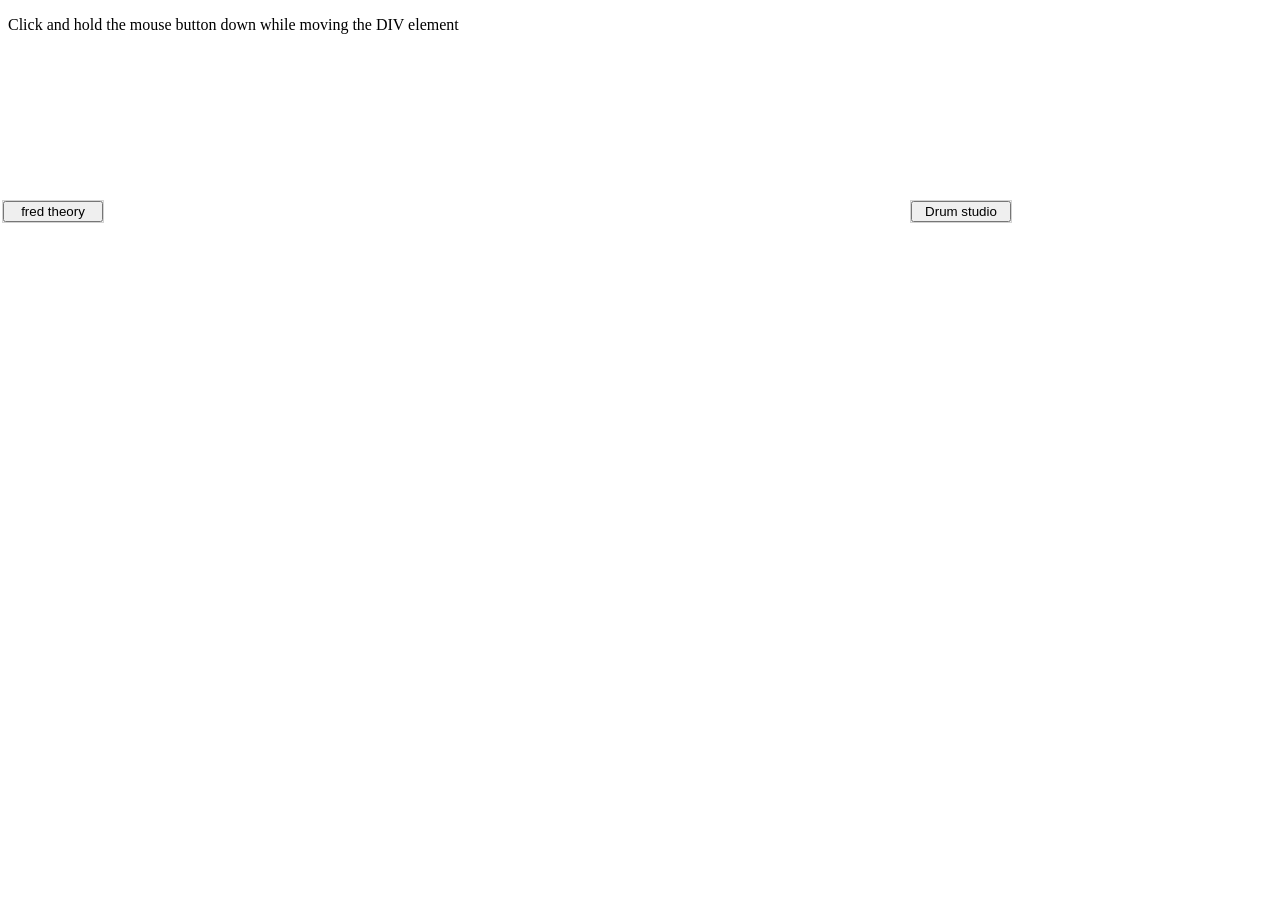
<file: index.html>
<!DOCTYPE html>
<html>
<body><p>Click and hold the mouse button down while moving the DIV element</p>

		<div id="myguitar" style="position:absolute; left:2px; top:200px; z-index: 9; background-color:#f1f1f1; border:1px solid #d3d3d3;">
			<div id="myguitar_header" style="cursor: move; z-index: 10; width: 100px; ">
				<button id="myguitar_on"  onclick="open_frm('myguitar');" style="width: 100px;">fred theory</button>
				<button id="myguitar_off" onclick="close_frm('myguitar');" style="float:right; display:none;">x</button>
			</div>
			<div id="myguitar_frame"
					style="width:900px; height:520px; position:absolute; background-color: antiquewhite; box-shadow: 5px 5px #e8e2e254; 
						overflow: hidden; z-index:1; display:none;">
				<iframe src="guitar_theory-chrom.html" style="width:100%; height:100%; position: absolute; top: 2px; left: 2px;"></iframe>
			</div>
		</div>
		
		<div id="mydrum" style="position: absolute; left:910px; top:200px; z-index: 9; background-color: #f1f1f1; border: 1px solid #d3d3d3;">
			<div id="mydrum_header" style="cursor: move; z-index: 10; width: 100px;">
				<button id="mydrum_on"  onclick="open_frm('mydrum');" style="width: 100px;">Drum studio</button>
				<button id="mydrum_off" onclick="close_frm('mydrum');" style="float:right; display:none;">x</button>
			</div>
			<div id="mydrum_frame" style="width:406px; height:400px; position:absolute; z-index:1; display:none; background-color: antiquewhite;
							overflow: hidden;	box-shadow: 5px 5px #e8e2e254;">
				<iframe src="drum_station.html" style="width: 400px; height: 510px; position: absolute; top: 2px; left: 2px;"></iframe>
			</div>
		</div>
		
		<script>
			function open_frm(id){
				var dsp=document.getElementById(id+'_frame').style;
				if(dsp.display=="block"){close_frm(id);return}
				dsp.display ="block";
				document.getElementById(id+'_header').style.width =dsp.width;
				document.getElementById(id+'_off').style.display ="block";	}
			function close_frm(id){
				var compact=document.getElementById(id+'_on').style.width;
				document.getElementById(id+'_frame').style.display ="none";
				document.getElementById(id+'_header').style.width =compact;
				document.getElementById(id+'_off').style.display ="none";}
				
			dragElement(document.getElementById("mydrum"));//Make the DIV element draggagle:
			dragElement(document.getElementById("myguitar"));//Make the DIV element draggagle:
			function dragElement(elmnt) {
				var pos1 = 0, pos2 = 0, pos3 = 0, pos4 = 0, header=document.getElementById(elmnt.id + "_header");
				if (header) {header.onmousedown = dragMouseDown;/* if present, the header is where you move the DIV from:*/
				} else { elmnt.onmousedown = dragMouseDown; }/* otherwise, move the DIV from anywhere inside the DIV:*/

				function dragMouseDown(e) {e = e || window.event; e.preventDefault();
					// get the mouse cursor position at startup:
					pos3 = e.clientX;
					pos4 = e.clientY;
					document.onmouseup = closeDragElement;    
					document.onmousemove = elementDrag;// call a function whenever the cursor moves:
				}

				function elementDrag(e) {e = e || window.event; e.preventDefault();
					// calculate the new cursor position:
					pos1 = pos3 - e.clientX;
					pos2 = pos4 - e.clientY;
					pos3 = e.clientX;
					pos4 = e.clientY;
					// set the element's new position:
					elmnt.style.top = (elmnt.offsetTop - pos2) + "px";
					elmnt.style.left = (elmnt.offsetLeft - pos1) + "px";
				}

				function closeDragElement() {document.onmouseup = document.onmousemove = null; }/* stop moving when mouse button is released:*/
			}
		</script>

</body>
</html>
</file>
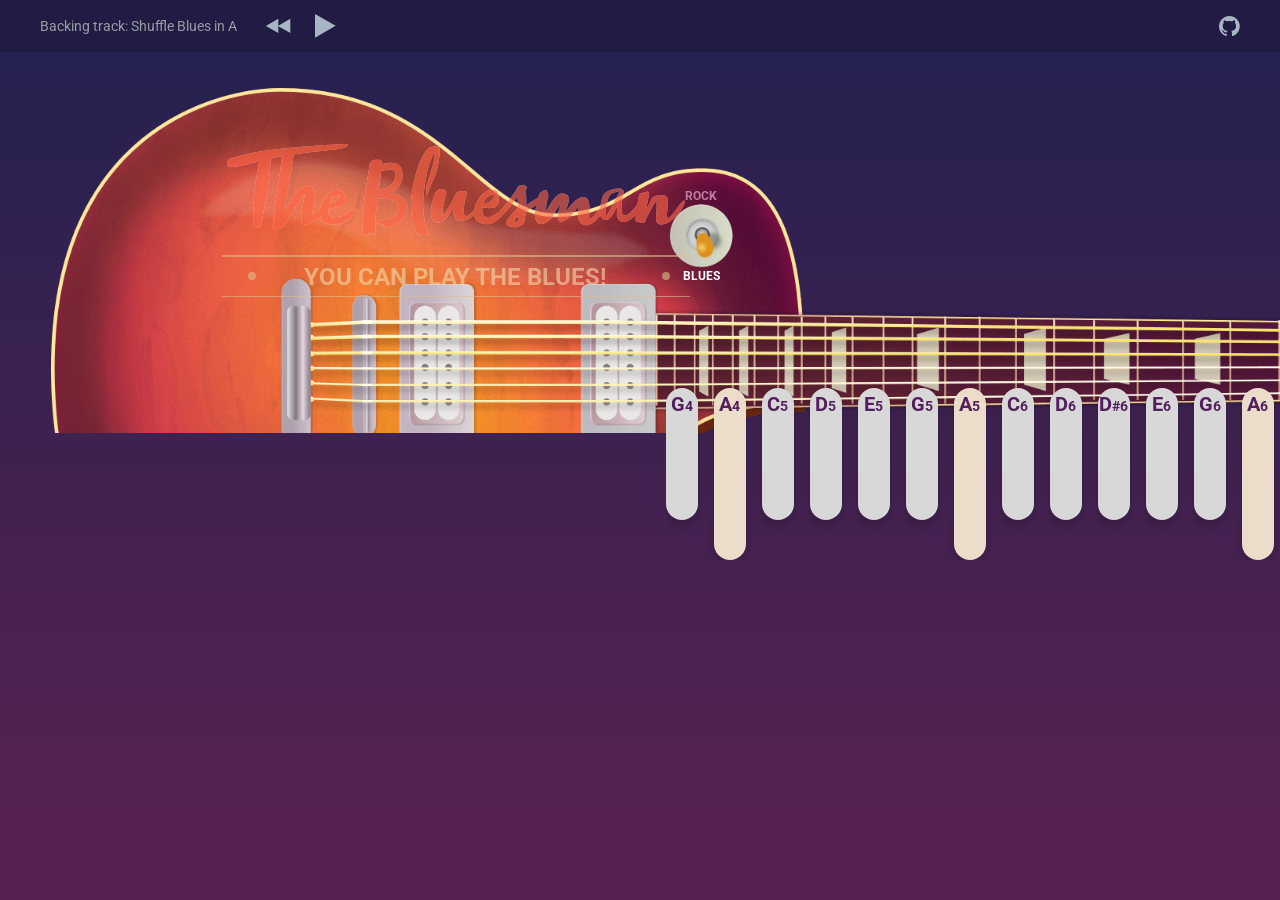
<file: TheBluesMan/index.html>
<!DOCTYPE html>
<html lang="en">
<head>
	<meta charset="UTF-8"><title>The Bluesman - You Can Play The Blues (Web Audio API)</title>
	<link href="https://fonts.googleapis.com/css?family=Roboto" rel="stylesheet">
	<link href="https://cdnjs.cloudflare.com/ajax/libs/font-awesome/4.7.0/css/font-awesome.min.css" rel="stylesheet">
	<style>
	nav {background-color: #221C44;height: 52px;font-family: 'Roboto', sans-serif;color: #969DA2;
		display: flex;align-items: center; justify-content: space-between;padding: 0 40px;font-size: 14px;line-height: 17px;position: relative;z-index: 2;}
	nav .rewind {margin-left: 28px;height: 16px;cursor: pointer;}
	nav .play {margin-left: 24px;height: 24px;cursor: pointer;}
	nav .play-icon:hover path, nav .play-icon:hover rect,
	nav .rewind-icon:hover path,
	nav .rewind-icon:hover rect,
	nav .pause-icon:hover path,
	nav .pause-icon:hover rect {fill: #566574;}
	nav .pause-icon {display: none;}
	nav .controls {display: flex;align-items: center;}
	nav .social a {font-size: 24px;color: #A8B5C2;margin-left: 18px;}
	nav .social a:hover {color: #566574;}
	.loading {display: flex;justify-content: center;  position: absolute;left: 222px;top: 144px;z-index: 1;}
	.loading .progress {transition: width 0.3s linear;}
	.notes {display: flex;height: 0;opacity: 0;transition: opacity 1s ease;justify-content: center;position: relative; z-index: 2;overflow: hidden;}
	.notes .note {height: 132px;}
	.notes .note > div {height: 100%;width: 32px;border-radius: 16px;background-color: #D8D8D8;color: #541F5D;
		font-family: 'Roboto', sans-serif;font-size: 20px;font-weight: 700;line-height: 23px;
		text-align: center;box-sizing: border-box;padding: 5px 0;box-shadow: 0 7px 8px rgba(0, 0, 0, 0.16);}
	.notes .note:hover div {background-color: #FF6545;color: #fff;}
	.notes .note.key {height: 172px;}
	.notes .note.key > div {background-color: #ECDCCA;}
	.notes .note.key:hover > div {background-color: #FF6545;color: #fff;}
	.notes .note:not(:first-child) > div {margin-left: 8px;}
	.notes .note:not(:last-child) > div {margin-right: 8px;}
	.notes .note span {font-size: 0.7em;}
	.guitar {width: 96%;min-width: 772px;position: fixed;top: 88px;right: 0;}
	.guitar.visible {transition: opacity 0.5s ease;}
	.guitar img {width: 100%;display: block;pointer-events: none;}
	.guitar .circle {background-image: url(switch.png);background-size: 100%;background-repeat: no-repeat;
		width: 5vw;height: 5vw;min-width: 40px;min-height: 40px;border-radius: 50%;position: absolute;
		right: 44.5%;top: 33.5%;cursor: pointer;}
	.guitar .circle.rock {background-position: 0 100%;}
	.guitar .circle.rock:before {color: #FFF;}
	.guitar .circle.rock:after {color: #C17CA4;}
	.guitar .circle:before, .guitar .circle:after {font-weight: 700;font-size: 12px;line-height: 13px;text-align: center;
		display: block;position: relative;transition: color 0.3s ease;}
	.guitar .circle:before {content: "ROCK";top: -14px;color: #C17CA4;}
	.guitar .circle:after {content: "BLUES";top: 100%;color: #FFF;position: absolute;width: 100%;margin-top: 2px;}
	body {
		background:  linear-gradient(-180deg, #242150 5%, #572250 91%);
		background-size: cover;background-position: center;margin: 0;
		-moz-osx-font-smoothing: grayscale;-webkit-font-smoothing: antialiased;font-family: 'Roboto', sans-serif;}
	body * {user-select: none;}
	html,body {height: 100%;min-width: 726px;}
	</style>
	<script>window.console = window.console || function(t) {};</script>
	<script>if(document.location.search.match(/type=embed/gi)) {window.parent.postMessage("resize", "*");}</script>
</head>
<body translate="no">
<nav>
	<div class="controls">
	Backing track: Shuffle Blues in A
	<a class="rewind">
		<svg width="26" height="16" viewBox="160 18 26 16" class="rewind-icon">
		<path d="M173.3 26.143l12 6.857V18.778l-12 6.857v-6.857l-12.444 7.11L173.3 33v-6.857z" fill="#A8B5C3" fill-rule="evenodd" />
	</svg>
	</a>
	<a class="play">
	<svg width="21" height="24" viewBox="210 14 21 24" class="play-icon">
	<path fill="#A8B5C2" fill-rule="evenodd" d="M230.677 25.815L210 37.63V14" />
	</svg>
	<svg width="21px" height="24px" viewBox="210 14 21 24" class="pause-icon">
	<rect id="pause-1" fill="#A8B5C2" fill-rule="evenodd" x="210" y="14" width="7" height="24"></rect>
	<rect id="pause-2" fill="#A8B5C2" fill-rule="evenodd" x="224" y="14" width="7" height="24"></rect>
	</svg>
	</a>
	</div>
	<div class="social">
	<a href="https://github.com/gultekinmg/myMusicStudio" target="_blank"><i class="fa fa-github" aria-hidden="true"></i></a>
	</div>
</nav>
<div class="loading">
	<svg width="468" height="153" viewBox="166 91 468 153" >
		<defs>
		<path id="a" d="M55.185 12.262c-.347.79-.546 1.666-.546 2.62 0 4.574-7.84 53.744-7.84 58.546 0 4.8-2.533 11.727 0 11.727 2.534 0 7.29 1.25 11.385-4.788 4.097-6.037 17.77-29.975 19.23-29.975 1.457 0-7.587 28.44-.427 29.975 4.607.99 11.635-3.858 16.48-8.035.96 5.18 4.9 8.22 13.818 8.22 12.986 0 22.383-13.286 22.383-13.286s.418-3.898-5.88 0c-6.298 3.897-4.258 4.342-15.55 6.068-5.856.895-6.797-2.81-6.797-7.433 0-.348.01-.712.03-1.088 3.232.077 12.677-2.964 14.942-4.124 2.67-1.366 2.08-6.77.455-11.34-.923-2.6-3.263-3.09-5.11-3.03-.186-.393-.76-.63-1.858-.63-4.007 0-13.592 7.772-15.904 17.514-2.3 3.564-5.817 7.81-7.944 7.81-3.366 0 8.153-26.21-3.07-29.058-11.224-2.846-23.298 22.52-24.8 23.84-1.5 1.32 8.156-48.312 8.156-53.375 0-.72-.008-1.335-.032-1.86 23.668-3.402 43.71-5.064 47.54-5.783C118.167 3.967 124.47 0 117.77 0c-6.698 0-69.834 4.218-88.825 8.207-18.99 3.99-26.468 6.64-26.468 6.64s-4.406 2.98-1.465 7.264c2.003 2.92 14.57-.838 31.063-4.904-1.912 10.082-5.225 32.205-5.225 37.298 0 6.254-1.285 25.32 0 27.04 1.284 1.72 7.134 2.55 7.134 2.55s2.74-18.423 4.41-24.52c1.673-6.095 5.42-38.66 5.42-43.82 0-.438-.05-.857-.143-1.256 3.752-.813 7.61-1.578 11.515-2.236zm47.16 47.12c.716-2.64 1.88-5.208 3.58-6.947 1.872-.27 6.04-1.18 7.043-1.18 1.18 0-1.666 4.308-4.883 6.612-1.822 1.304-4.04 1.548-5.74 1.514zm308.077.98c-3.754 4.996-9.936 12.48-13.515 11.07-5.393-2.128 0-23.466 0-24.174 0-.708-4.796 1.183-4.796 1.183s-10.757 21.35-11.752 22.213c-.994.863-2.053.954-2.053-.863 0-1.816 1.36-13.787 4.584-18.434 3.222-4.646 14.017-4.098 14.017-4.098s-1.107-2.823-4.796-2.823c-3.69 0-13.716 1.784-15.924 6.92-1.59 3.704-2.59 8.748-3.027 12.375-3.405 4.434-8.936 11.337-10.376 11.337-2.122 0 3.153-20.888-5.338-21.898-8.49-1.012-17.85 14.475-18.994 14.475-1.146 0 9.642-17.113-2.152-18.254-8.382-.81-16.238 17.294-16.946 17.4-.71.105.2-9.366 1.424-11.494 1.223-2.127.36-8.983-2.133-8.983s-5.02 1.976-5.992 3.078c-.325.37-.886 2.133-1.512 4.477-.006 0-.013.003-.02.005-1.787.448-8.053 4.868-11.753 7.556.016-6.705-.437-14.322-.437-15.153 0-1.4.905-1.3.905-2.878 0-1.58-3.283-2.717-3.283-2.717s-1.128.397-2.133.928c-1-.626-2.41-.473-4.163 2.36-3.704 5.993-16.807 27.328-28.098 29.054-5.858.895-6.8-2.81-6.8-7.433 0-.722.042-1.476.127-2.246 2.705.608 6.99 1.246 10.766.37 6.075-1.41 6.41-7.447 4.783-13.976-.952-3.817-3.634-4.266-5.697-3.98-.31-.243-.803-.383-1.52-.383-4.115 0-14.113 8.198-16.075 18.307-.157.813-.287 1.603-.385 2.367-2.808 3.068-6.123 6.123-8.195 6.123-4.162 0-1.923-12.285-.96-16.346.96-4.06 3.052-8.888-.867-8.888-1.1 0-2.13.316-3.043.772.125-.452.193-.732.193-.732s-2.312-.368-4.313 1.548c-2.002 1.916-11.73 22.404-14.072 22.404-2.343 0 2.113-18.69 3.02-20.43.91-1.74-1.256-5.44-3.273-5.44-2.018 0-5.27.057-7.424 3.7-2.153 3.64-9.613 28.076 1.482 29.856 7.366 1.18 13.472-9.378 17.287-16.94-1.346 6.808-1.316 14.448 5.376 15.013 5.68.48 10.806-2.43 14.667-5.69.624 5.798 4.48 9.24 13.967 9.24 8.812 0 21.748-16.698 29.155-27.435.44 3.67 1.39 11.16-.453 12.307-2.29 1.427-10.852 11.156-10.852 13.987 0 2.83 7.12 5.846 14.007 2.828 6.888-3.02 3.49-7.366 5.32-10.48.373-.633.616-1.988.768-3.76 2.86-1.804 7.654-5.13 10.338-7.012-.694 3.1-1.284 6.047-1.52 7.652-.63 4.242.956 11.83 5.817 11.83 4.86 0 11.666-5.806 12.492-8.598.826-2.792 7.683-12.927 7.683-12.927s-7.13 20.16 1.014 18.932c8.145-1.227 16.56-15.495 16.56-15.495s-3.793 16.692 5.912 18.893c6.495 1.473 12.594-5.326 15.918-9.985.65 2.29 2.2 4.478 5.82 4.96 5.757.767 11.875-16.112 11.875-17.35 0-1.238-1.168 9.45-1.168 12.843 0 3.393 3.64 6.622 7.015 6.622 3.13 0 8-3.485 12.017-6.898-.082 1.837-.905 5.614.288 6.25 1.254.67 2.1.034 3.71 1.024 1.61.99 5.336.628 5.336-1.062s9.778-20.095 10.96-20.095c1.182 0 .005 12.518.005 14.814 0 2.297-1.605 8.397 5.58 8.397 7.187 0 15.475-8.768 18.706-13.227 3.23-4.458 5.57-10.708 3.387-10.708-2.185 0-12.76 17.47-15.456 17.47-2.695 0-.667-7.944-.667-12.344 0-4.4.92-10.06-4.022-10.06-4.94 0-10.654-.732-12.85 4.664-2.196 5.397-4.435 7.706-4.435 7.706s1.557-9.286 2.298-11.815c.74-2.528-.092-5.317-1.798-4.433-1.707.884-6.938 1.25-7.603 2.646-.33.692-1.172 5.297-1.94 9.983zm-153.99-1.363c.92-2.733 2.464-5.25 4.772-6.75.15-.098.298-.2.445-.304 1.762-.64 3.81-1.418 4.603-1.418 1.507 0 .972 4.376-2.508 6.85-2.166 1.54-5.166 1.71-7.312 1.62zM148.527 77.516c-.032 4.315-.068 9.77.144 11.704.283 2.578-2.03.9-2.03.45s-1.774-.874-1.774-.01c0 .866-1.8-.763-1.965-1.688-.162-.926.528 2.883.528 2.883s-2.185-1.67-2.185-2.277c0-.606.402 2.11.2 2.194-.2.083-1.507.714-2.8.714-1.296 0-2.018 1.208-2.706-4.108-.687-5.316.91-29.215 2.486-39.33 1.575-10.113 4.315-28.36 4.315-28.36s1.07-4.042 5.866-4.042c4.797 0 6.565.378 6.565 3.12 0 .21-.04.692-.113 1.403 6.176-1.825 20.582-4.423 20.582 11.02 0 8.447-5.253 13.987-10.833 17.488 7.493 1.866 14.923 5.715 15.428 13.628 1.036 16.256-22.15 22.55-22.15 22.55l1.95-2.913-3.092.716-.483-1.817-5.99-1.62-1.944-1.706zm0-.214c.01-1.35.02-2.578.02-3.538 0-1.585 1.01-9.91 2.244-19.63 6.05-.065 20.933.774 20.312 10.63-.73 11.6-20.183 12.474-22.575 12.538zm5.69-50.017c-.62 4.99-1.472 11.583-2.326 18.238 4.845-.486 15.583-2.86 16.707-14.334.817-8.334-11.644-4.78-14.38-3.904zm36.82 63.546s-11.07-14.215-5.535-45.883c5.537-31.67 15.348-41.56 17.477-41.56 2.13 0 3.68-1.113 4.647-1.113.967 0 3.688-1.534 4.842 1.412 1.153 2.945-1.16 22.18-5.325 30.35-4.163 8.172-7.558 18.625-7.558 18.625v-8.23s-2.05 1.948 4.043-16.04c6.093-17.987 3.84-19.758 3.678-19.758-.162 0-4.375 8.254-5.63 13.007-1.256 4.753-6.29 26.72-5.3 44.006.99 17.286 5.193 25.438 5.193 25.438s-.76-.782-1.984-.782c-1.226 0-1.258.684-2.98.684-1.72 0-2.95-.16-3.592-.16-.642.002-1.973.002-1.973.002zm100.38-19.198s-4.027 3.352-4.027 5.042 1.554 2.058 2.466 1.495c.912-.562 2.007-2.366 2.007-3.11 0-.746-.446-3.426-.446-3.426z" />
		</defs>
		<g fill="none" fill-rule="evenodd" transform="translate(166 91)">
		<g transform="translate(5)">
		<mask id="b" fill="#fff">
		<use xlink:href="#a" />
		</mask>
		<use fill="#FFF" xlink:href="#a" />
		<rect fill="#FF6545" x="0" y="0" width="0" height="100" mask="url(#b)" class="progress" />
		 </g>
		<text fill="#F2D9AE" font-family="Roboto-Bold, Roboto" font-size="24" font-weight="bold">
		<tspan x="82" y="141">YOU CAN PLAY THE BLUES!</tspan>
		</text>
		<path fill="#DDC08E" d="M0 111h468v2H0zM0 152h468v1H0z" />
		<circle cx="30" cy="132" r="4" fill="#DDC08E" />
		<circle cx="444" cy="132" r="4" fill="#DDC08E" />
		</g>
	</svg>
</div>
<div class="notes" style="height: auto;opacity: 1;position: absolute;top: 388px;left: 52%;">
	<div class="note" data-note="0"><div>G<span>4</span></div></div>
	<div class="note key" data-note="1"><div>A<span>4</span></div></div>
	<div class="note" data-note="2"><div>C<span>5</span></div></div>
	<div class="note" data-note="3"><div>D<span>5</span></div></div>
	<div class="note" data-note="4"><div>E<span>5</span></div></div>
	<div class="note" data-note="5"><div>G<span>5</span></div></div>
	<div class="note key" data-note="6"><div>A<span>5</span></div></div>
	<div class="note" data-note="7"><div>C<span>6</span></div></div>
	<div class="note" data-note="8"><div>D<span>6</span></div></div>
	<div class="note" data-note="9"><div>D<span>#6</span></div></div>
	<div class="note" data-note="10"><div>E<span>6</span></div></div>
	<div class="note" data-note="11"><div>G<span>6</span></div></div>
	<div class="note key" data-note="12"><div>A<span>6</span></div></div>
	<div class="note" data-note="13"><div>C<span>7</span></div></div>
	<div class="note" data-note="14"><div>D<span>7</span></div></div>
</div>
<div class="guitar"><div class="circle"></div><img src="guitar.png"></div>
<audio src="Shuffle_A.mp3"></audio>
<script id="rendered-js">
		class Guitar {constructor(context, buffer) {this.context = context;  this.buffer = buffer;}
			setup() {
				this.gainNode = this.context.createGain();
				this.source = this.context.createBufferSource();
				this.source.buffer = this.buffer;
				this.source.connect(this.gainNode);
				this.gainNode.connect(this.context.destination);
				this.gainNode.gain.setValueAtTime(0.8, this.context.currentTime);
			}
			play() { this.setup(); this.source.start(this.context.currentTime);}
			stop() { var ct = this.context.currentTime + 0.7;	this.gainNode.gain.exponentialRampToValueAtTime(0.001, ct);  this.source.stop(ct);}}
		class Buffer {constructor(context, urls) {this.context = context; this.urls = urls; this.buffer = [];}
			loadSound(url, index) {///XMLHttpRequest
				let request = new XMLHttpRequest();
				request.open('get', url, true);
				request.responseType = 'arraybuffer';
				let thisBuffer = this;
				request.onload = function () {// Safari doesn't support promise based syntax					
					thisBuffer.context.
					decodeAudioData(request.response, function (buffer) {
						thisBuffer.buffer[index] = buffer;
						updateProgress(thisBuffer.urls.length);
						if (index == thisBuffer.urls.length - 1) {thisBuffer.loaded();}
					});
				};
				request.send();
			}
			getBuffer() {this.urls.forEach((url, index) => {this.loadSound(url, index);});}
			loaded() {loaded = true;
				document.querySelector('.loading').style.opacity = 0.6; document.querySelector('.loading').style.height = 0;
				document.querySelector('.notes').style.opacity = 1;document.querySelector('.notes').style.height = "auto";
			}
			getSound(index) {return this.buffer[index];}}
		let progressBar = document.querySelector('.progress');
		let iteration = 0;
		function updateProgress(total) {progressBar.style.width = ++iteration / total * 100 + '%';}
		let guitar = null;
		let preset = 0;
		let loaded = false;
		function playGuitar() {let index = parseInt(this.dataset.note) + preset;
			guitar = new Guitar(context, buffer.getSound(index));
			guitar.play();
		}
		function stopGuitar() {	guitar.stop();}
		let context = new (window.AudioContext || window.webkitAudioContext)();
		let sounds = [
									'sounds/G4.mp3',
									'sounds/A4.mp3',
									'sounds/C5.mp3',
									'sounds/D5.mp3',
									'sounds/E5.mp3',
									'sounds/G5.mp3',
									'sounds/A5.mp3',
									'sounds/C6.mp3',
									'sounds/D6.mp3',
									'sounds/D%236.mp3',
									'sounds/E6.mp3',
									'sounds/G6.mp3',
									'sounds/A6.mp3',
									'sounds/C7.mp3',
									'sounds/D7.mp3',
									'sounds/d_G4.mp3',
									'sounds/d_A4.mp3',
									'sounds/d_C5.mp3',
									'sounds/d_D5.mp3',
									'sounds/d_E5.mp3',
									'sounds/d_G5.mp3',
									'sounds/d_A5.mp3',
									'sounds/d_C6.mp3',
									'sounds/d_D6.mp3',
									'sounds/d_D%236.mp3',
									'sounds/d_E6.mp3',
									'sounds/d_G6.mp3',
									'sounds/d_A6.mp3',
									'sounds/d_C7.mp3',
									'sounds/d_D7.mp3'];
		let buffer = new Buffer(context, sounds);
		let guitarSound = buffer.getBuffer();
		let buttons = document.querySelectorAll('.notes .note');
		buttons.forEach(button => {
			button.addEventListener('mouseenter', playGuitar.bind(button));
			button.addEventListener('mouseleave', stopGuitar);
		});
		let audio = document.querySelector('audio');
		let play = document.querySelector('.play');
		let rewind = document.querySelector('.rewind');
		let circle = document.querySelector('.circle');
		audio.addEventListener('pause', pauseTrack);
		audio.addEventListener('play', playTrack);
		play.addEventListener('click', () => {if (audio.paused) {audio.play();	playTrack();} else {audio.pause();pauseTrack();}});
		rewind.addEventListener('click', () => {audio.currentTime = 0;});
		circle.addEventListener('click', () => {preset = preset == 0 ? 15 : 0;circle.classList.toggle('rock');});
		audio.addEventListener('ended', () => {pauseTrack();});
		function playTrack() {play.querySelector('.pause-icon').style.display = "block";play.querySelector('.play-icon').style.display = "none";}
		function pauseTrack() {play.querySelector('.pause-icon').style.display = "none";play.querySelector('.play-icon').style.display = "block";}
    </script>
</body>
</html>
</file>
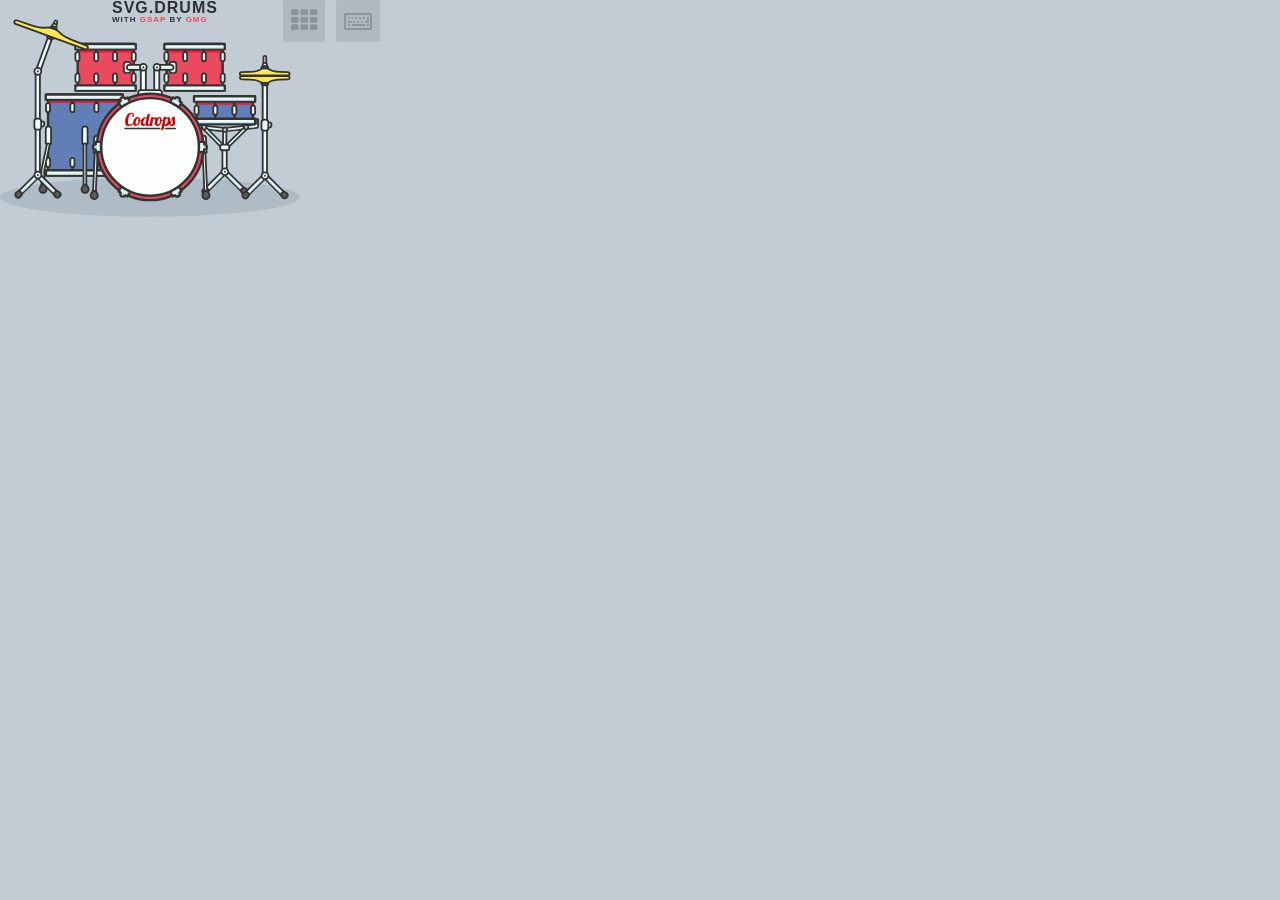
<file: drum_station.html>
<html>
	<head>
		<!-- myCustomInstrument-->
		<script src="vendors/MIDIFile.js"></script>
		<link rel="stylesheet" type="text/css" href="css/normalize.css">
		<link rel="stylesheet" type="text/css" href="css/my_drum.css">	
		<link rel="stylesheet" type="text/css" href="fonts/font-awesome-4.3.0/css/font-awesome.min.css">
		<script src="vendors/jquery-1.12.1.min.js"></script>
	</head>
	<body>   
		
		<!-- svg drum container -->
		<div class="container">
			<div class="content">
			  <header class="codrops-header"><h1>svg.Drums <span>with <a href="http://greensock.com/">GSAP</a> by <a href="./">GMG</a></span></h1></header>
				<div id="container-sequencer" class="container-sequencer collapse">
					<div id="sequencer" class="sequencer">
						<div class="row" data-target-drum="crash">
							<img src="img/drums/crash.png" alt="Crash">
							<label><input type="checkbox"><span></span></label>
							<label><input type="checkbox"><span></span></label>
							<label><input type="checkbox"><span></span></label>
							<label><input type="checkbox"><span></span></label>
							<label><input type="checkbox"><span></span></label>
							<label><input type="checkbox"><span></span></label>
							<label><input type="checkbox"><span></span></label>
							<label><input type="checkbox"><span></span></label>
							<label><input type="checkbox"><span></span></label>
							<label><input type="checkbox"><span></span></label>
							<label><input type="checkbox"><span></span></label>
							<label><input type="checkbox"><span></span></label>
							<label><input type="checkbox"><span></span></label>
							<label><input type="checkbox"><span></span></label>
							<label><input type="checkbox"><span></span></label>
							<label><input type="checkbox"><span></span></label>
							<label><input type="checkbox"><span></span></label>
							<label><input type="checkbox"><span></span></label>
						</div>
						<div class="row" data-target-drum="hiHat">
							<img src="img/drums/hi-hat.png" alt="Hi hat">
							<label><input type="checkbox"><span></span></label>
							<label><input type="checkbox"><span></span></label>
							<label><input type="checkbox"><span></span></label>
							<label><input type="checkbox"><span></span></label>
							<label><input type="checkbox"><span></span></label>
							<label><input type="checkbox"><span></span></label>
							<label><input type="checkbox"><span></span></label>
							<label><input type="checkbox"><span></span></label>
							<label><input type="checkbox"><span></span></label>
							<label><input type="checkbox"><span></span></label>
							<label><input type="checkbox"><span></span></label>
							<label><input type="checkbox"><span></span></label>
							<label><input type="checkbox"><span></span></label>
							<label><input type="checkbox"><span></span></label>
							<label><input type="checkbox"><span></span></label>
							<label><input type="checkbox"><span></span></label>
							<label><input type="checkbox"><span></span></label>
							<label><input type="checkbox"><span></span></label>
						</div>
						<div class="row" data-target-drum="snare">
							<img src="img/drums/snare.png" alt="Snare">
							<label><input type="checkbox"><span></span></label>
							<label><input type="checkbox"><span></span></label>
							<label><input type="checkbox"><span></span></label>
							<label><input type="checkbox"><span></span></label>
							<label><input type="checkbox"><span></span></label>
							<label><input type="checkbox"><span></span></label>
							<label><input type="checkbox"><span></span></label>
							<label><input type="checkbox"><span></span></label>
							<label><input type="checkbox"><span></span></label>
							<label><input type="checkbox"><span></span></label>
							<label><input type="checkbox"><span></span></label>
							<label><input type="checkbox"><span></span></label>
							<label><input type="checkbox"><span></span></label>
							<label><input type="checkbox"><span></span></label>
							<label><input type="checkbox"><span></span></label>
							<label><input type="checkbox"><span></span></label>
							<label><input type="checkbox"><span></span></label>
							<label><input type="checkbox"><span></span></label>
						</div>
						<div class="row" data-target-drum="rightTom">
							<img src="img/drums/right-tom.png" alt="Right tom">
							<label><input type="checkbox"><span></span></label>
							<label><input type="checkbox"><span></span></label>
							<label><input type="checkbox"><span></span></label>
							<label><input type="checkbox"><span></span></label>
							<label><input type="checkbox"><span></span></label>
							<label><input type="checkbox"><span></span></label>
							<label><input type="checkbox"><span></span></label>
							<label><input type="checkbox"><span></span></label>
							<label><input type="checkbox"><span></span></label>
							<label><input type="checkbox"><span></span></label>
							<label><input type="checkbox"><span></span></label>
							<label><input type="checkbox"><span></span></label>
							<label><input type="checkbox"><span></span></label>
							<label><input type="checkbox"><span></span></label>
							<label><input type="checkbox"><span></span></label>
							<label><input type="checkbox"><span></span></label>
							<label><input type="checkbox"><span></span></label>
							<label><input type="checkbox"><span></span></label>
						</div>
						<div class="row" data-target-drum="leftTom">
							<img src="img/drums/left-tom.png" alt="Left tom">
							<label><input type="checkbox"><span></span></label>
							<label><input type="checkbox"><span></span></label>
							<label><input type="checkbox"><span></span></label>
							<label><input type="checkbox"><span></span></label>
							<label><input type="checkbox"><span></span></label>
							<label><input type="checkbox"><span></span></label>
							<label><input type="checkbox"><span></span></label>
							<label><input type="checkbox"><span></span></label>
							<label><input type="checkbox"><span></span></label>
							<label><input type="checkbox"><span></span></label>
							<label><input type="checkbox"><span></span></label>
							<label><input type="checkbox"><span></span></label>
							<label><input type="checkbox"><span></span></label>
							<label><input type="checkbox"><span></span></label>
							<label><input type="checkbox"><span></span></label>
							<label><input type="checkbox"><span></span></label>
							<label><input type="checkbox"><span></span></label>
							<label><input type="checkbox"><span></span></label>
						</div>
						<div class="row" data-target-drum="floorTom">
							<img src="img/drums/floor-tom.png" alt="Floor tom">
							<label><input type="checkbox"><span></span></label>
							<label><input type="checkbox"><span></span></label>
							<label><input type="checkbox"><span></span></label>
							<label><input type="checkbox"><span></span></label>
							<label><input type="checkbox"><span></span></label>
							<label><input type="checkbox"><span></span></label>
							<label><input type="checkbox"><span></span></label>
							<label><input type="checkbox"><span></span></label>
							<label><input type="checkbox"><span></span></label>
							<label><input type="checkbox"><span></span></label>
							<label><input type="checkbox"><span></span></label>
							<label><input type="checkbox"><span></span></label>
							<label><input type="checkbox"><span></span></label>
							<label><input type="checkbox"><span></span></label>
							<label><input type="checkbox"><span></span></label>
							<label><input type="checkbox"><span></span></label>
							<label><input type="checkbox"><span></span></label>
							<label><input type="checkbox"><span></span></label>
						</div>
						<div class="row" data-target-drum="kick">
							<img src="img/drums/kick.png" alt="Kick">
							<label><input type="checkbox"><span></span></label>
							<label><input type="checkbox"><span></span></label>
							<label><input type="checkbox"><span></span></label>
							<label><input type="checkbox"><span></span></label>
							<label><input type="checkbox"><span></span></label>
							<label><input type="checkbox"><span></span></label>
							<label><input type="checkbox"><span></span></label>
							<label><input type="checkbox"><span></span></label>
							<label><input type="checkbox"><span></span></label>
							<label><input type="checkbox"><span></span></label>
							<label><input type="checkbox"><span></span></label>
							<label><input type="checkbox"><span></span></label>
							<label><input type="checkbox"><span></span></label>
							<label><input type="checkbox"><span></span></label>
							<label><input type="checkbox"><span></span></label>
							<label><input type="checkbox"><span></span></label>
							<label><input type="checkbox"><span></span></label>
							<label><input type="checkbox"><span></span></label>
						</div>
						<div class="sequencer-controls">
							<button id="sequencer-active-btn" class="btn" aria-label="Play"><i class="fa fa-play"></i></button>
							<div class="sequencer-controls-tempo">
								<button id="bpm-decrease-btn" class="btn" aria-label="Decrease bpm"><i class="fa fa-minus"></i></button>
								<input id="bpm-indicator" type="number" min="100" max="300" size="3" value="150" readonly>
								<button id="bpm-increase-btn" class="btn" aria-label="Iecrease bpm"><i class="fa fa-plus"></i></button>
							</div>
						</div>
					</div>
				</div>
				<div id="container-drums" class="container-drums"> 
					<svg version="1.1" xmlns="http://www.w3.org/2000/svg" viewbox="0 0 1000 790" preserveAspectRatio="xMidYMid meet">
						<g id="Drums">
							<path id="Drum-Shadow" d="M999.77,656.9c0,36.16-223.73,65.48-499.77,65.48S0.23,693.06.23,656.9,224,591.42,500,591.42,999.77,620.65,999.77,656.9Z" transform="translate(-0.23)" fill="#b0bcc5"/>
							<g id="Snare">
								<g id="Snare-Drum">
									<path d="M655.47,320.79H843.88v92.94H655.47V320.79Z" transform="translate(-0.23)" fill="#627EB7" stroke="#333" stroke-linecap="round" stroke-linejoin="round" stroke-width="8"/>
									<path d="M840.5,345.29H658.84" transform="translate(-0.23)" fill="none" stroke="#e61c35" stroke-miterlimit="10" stroke-width="8"/>
									<g>
										<path d="M662.22,375.71a6.76,6.76,0,1,1-13.52,0v-16.9a6.76,6.76,0,1,1,13.52,0v16.9Zm188.42,0a6.76,6.76,0,1,1-13.52,0v-16.9a6.76,6.76,0,1,1,13.52,0v16.9Z" transform="translate(-0.23)" fill="#eefaf9" stroke="#333" stroke-linecap="round" stroke-linejoin="round" stroke-width="6"/>
										<path d="M718,393.45v-11m0-30.42v-11" transform="translate(-0.23)" fill="none" stroke="#333" stroke-linecap="round" stroke-linejoin="round" stroke-width="8"/>
										<path d="M724.75,375.71a6.76,6.76,0,0,1-13.52,0v-16.9a6.76,6.76,0,0,1,13.52,0v16.9Z" transform="translate(-0.23)" fill="#eefaf9" stroke="#333" stroke-linecap="round" stroke-linejoin="round" stroke-width="6"/>
										<g>
											<path d="M781.36,393.45v-11m0-30.42v-11" transform="translate(-0.23)" fill="none" stroke="#333" stroke-linecap="round" stroke-linejoin="round" stroke-width="8"/>
											<path d="M788.12,375.71a6.76,6.76,0,0,1-13.52,0v-16.9a6.76,6.76,0,0,1,13.52,0v16.9Z" transform="translate(-0.23)" fill="#eefaf9" stroke="#333" stroke-linecap="round" stroke-linejoin="round" stroke-width="6"/>
										</g>
									</g>
									<path d="M647,320.79H850.64v17.74H647V320.79Zm0,75.2H850.64v17.74H647V396Z" transform="translate(-0.23)" fill="#eefaf9" stroke="#333" stroke-linecap="round" stroke-linejoin="round" stroke-width="8"/>
									<path d="M650.4,333.46H847.26M650.4,408.66H847.26" transform="translate(-0.23)" fill="none" stroke="#bcece8" stroke-miterlimit="10" stroke-width="4"/>
								</g>
								<g id="Snare-Stand">
									<path d="M741.65,491.46H756v80.27H741.65V491.46Z" transform="translate(-0.23)" fill="#eefaf9" stroke="#333" stroke-linecap="round" stroke-linejoin="round" stroke-width="6"/>
									<g>
										<path d="M811.18,634.25a7.14,7.14,0,0,1-10.22-.08L744.6,577.81a7.17,7.17,0,1,1,10.14-10.14L811.1,624A7.29,7.29,0,0,1,811.18,634.25Z" transform="translate(-0.23)" fill="#eefaf9" stroke="#333" stroke-linecap="round" stroke-linejoin="round" stroke-width="6"/>
										<path d="M804.42,631.55l-56.78-56.78" transform="translate(-0.23)" fill="none" stroke="#bcece8" stroke-miterlimit="10" stroke-width="4"/>
										<path d="M811.52,624.45l-10.14,10.14s5.41,9.13,6.76,10.48c4,4,10.05,3.63,14-.34s4.31-10.05.42-14C821.24,629.52,811.52,624.45,811.52,624.45Z" transform="translate(-0.23)" fill="#5c5c5c" stroke="#333" stroke-linecap="round" stroke-linejoin="round" stroke-width="6"/>
									</g>
									<g>
										<path d="M687.91,634a7.14,7.14,0,0,1,.08-10.22l56.36-56.36a7.17,7.17,0,1,1,10.14,10.14l-56.36,56.36A7.14,7.14,0,0,1,687.91,634Z" transform="translate(-0.23)" fill="#eefaf9" stroke="#333" stroke-linecap="round" stroke-linejoin="round" stroke-width="6"/>
										<path d="M694.84,631.55l54.75-54.84" transform="translate(-0.23)" fill="none" stroke="#bcece8" stroke-miterlimit="10" stroke-width="4"/>
										<path d="M697.63,634.34L687.49,624.2S678.36,629.61,677,631c-4,4-3.63,10.05.34,14s10.05,4.31,14,.42C692.56,644.14,697.63,634.34,697.63,634.34Z" transform="translate(-0.23)" fill="#5c5c5c" stroke="#333" stroke-linecap="round" stroke-linejoin="round" stroke-width="6"/>
									</g>
									<path d="M738.27,572.41a11.41,11.41,0,1,1,11.41,11.41A11.36,11.36,0,0,1,738.27,572.41Z" transform="translate(-0.23)" fill="#eefaf9" stroke="#333" stroke-linecap="round" stroke-linejoin="round" stroke-width="6"/>
									<path d="M751.7,569.62a3.39,3.39,0,1,0,.76,4.73A3.38,3.38,0,0,0,751.7,569.62Z" transform="translate(-0.23)" fill="#333"/>
									<g>
										<path d="M647.86,400.72a5.49,5.49,0,1,0-11,0V411.2h11V400.72Z" transform="translate(-0.23)" fill="#5c5c5c" stroke="#333" stroke-linecap="round" stroke-linejoin="round" stroke-width="6"/>
										<path d="M647.86,415.67V411.2h-11v8.45c0,3,2.11,6,5.15,6.34l103.33,11.49,1-10.9-98.52-10.9h0Z" transform="translate(-0.23)" fill="#eefaf9" stroke="#333" stroke-linecap="round" stroke-linejoin="round" stroke-width="6"/>
										<path d="M642.54,423.53l100.38,11.24,0.17-1.69L640.34,421.59a2.86,2.86,0,0,0,2.2,1.94h0Z" transform="translate(-0.23)" fill="#bcece8"/>
										<g>
											<path d="M860.78,411.2h-11v4.48l-96.91,10.81,1.35,10.9L856.13,426c3-.34,4.73-3.38,4.73-6.34V411.2h-0.08Z" transform="translate(-0.23)" fill="#eefaf9" stroke="#333" stroke-linecap="round" stroke-linejoin="round" stroke-width="6"/>
											<path d="M756.35,432.91l0.17,1.69L856,423.53a2.88,2.88,0,0,0,2.11-1.61Z" transform="translate(-0.23)" fill="#bcece8"/>
											<path d="M860.78,400.72a5.49,5.49,0,1,0-11,0V411.2h11V400.72Z" transform="translate(-0.23)" fill="#5c5c5c" stroke="#333" stroke-linecap="round" stroke-linejoin="round" stroke-width="6"/>
										</g>
										<g>
											<path d="M744,432.3l11,0.06-0.36,63.37-11-.06Z" transform="translate(-0.23)" fill="#eefaf9" stroke="#333" stroke-linecap="round" stroke-linejoin="round" stroke-width="6"/>
											<circle cx="749.44" cy="432.15" r="7.18" fill="#eefaf9" stroke="#333" stroke-linecap="round" stroke-linejoin="round" stroke-width="6"/>
											<circle cx="749.44" cy="432.15" r="1.69" fill="#333"/>
											<g>
												<path d="M823.86,421.84a5.48,5.48,0,0,0-7.77-.08l-70.8,70,7.69,7.77,70.8-70A5.38,5.38,0,0,0,823.86,421.84Z" transform="translate(-0.23)" fill="#eefaf9" stroke="#333" stroke-linecap="round" stroke-linejoin="round" stroke-width="6"/>
												<path d="M815.83,432.32l-54.67,54.07" transform="translate(-0.23)" fill="none" stroke="#bcece8" stroke-miterlimit="10" stroke-width="2"/>
												<circle cx="820.42" cy="424.55" r="7.18" fill="#eefaf9" stroke="#333" stroke-linecap="round" stroke-linejoin="round" stroke-width="6"/>
												<circle cx="820.42" cy="424.55" r="1.69" fill="#333"/>
											</g>
											<g>
												<path d="M676.25,421a5.48,5.48,0,0,0-.08,7.77l70,70.8,7.77-7.69-70-70.8a5.38,5.38,0,0,0-7.69-.08h0Z" transform="translate(-0.23)" fill="#eefaf9" stroke="#333" stroke-linecap="round" stroke-linejoin="round" stroke-width="6"/>
												<path d="M679.71,427.25l58.55,59.14" transform="translate(-0.23)" fill="none" stroke="#bcece8" stroke-miterlimit="10" stroke-width="2"/>
												<circle cx="680.16" cy="424.55" r="7.18" fill="#eefaf9" stroke="#333" stroke-linecap="round" stroke-linejoin="round" stroke-width="6"/>
												<circle cx="680.16" cy="424.55" r="1.69" fill="#333"/>
											</g>
										</g>
										<path d="M764.46,493.24a7.54,7.54,0,0,1-7.52,7.52H741.56a7.54,7.54,0,0,1-7.52-7.52v-3.55a7.54,7.54,0,0,1,7.52-7.52h15.38a7.54,7.54,0,0,1,7.52,7.52v3.55Z" transform="translate(-0.23)" fill="#eefaf9" stroke="#333" stroke-linecap="round" stroke-linejoin="round" stroke-width="6"/>
									</g>
								</g>
							</g>
							<g id="Floor-Tom">
								<g id="Floor-Tom-Drum">
									<path d="M160.34,314.87H402.83V585.25H160.34V314.87Z" transform="translate(-0.23)" fill="#627EB7" stroke="#333" stroke-linecap="round" stroke-linejoin="round" stroke-width="8"/>
									<path d="M399.45,339.38H163.72" transform="translate(-0.23)" fill="none" stroke="#e61c35" stroke-miterlimit="10" stroke-width="8"/>
									<g>
										<path d="M167.1,367.26a6.76,6.76,0,0,1-13.52,0v-16.9a6.76,6.76,0,0,1,13.52,0v16.9Zm242.49,0a6.76,6.76,0,1,1-13.52,0v-16.9a6.76,6.76,0,0,1,13.52,0v16.9Z" transform="translate(-0.23)" fill="#eefaf9" stroke="#333" stroke-linecap="round" stroke-linejoin="round" stroke-width="6"/>
										<path d="M241.45,343.6v-11" transform="translate(-0.23)" fill="none" stroke="#333" stroke-linecap="round" stroke-linejoin="round" stroke-width="8"/>
										<path d="M248.21,367.26a6.76,6.76,0,1,1-13.52,0v-16.9a6.76,6.76,0,0,1,13.52,0v16.9Z" transform="translate(-0.23)" fill="#eefaf9" stroke="#333" stroke-linecap="round" stroke-linejoin="round" stroke-width="6"/>
										<g>
											<path d="M321.72,343.6v-11" transform="translate(-0.23)" fill="none" stroke="#333" stroke-linecap="round" stroke-linejoin="round" stroke-width="8"/>
											<path d="M328.48,367.26a6.76,6.76,0,1,1-13.52,0v-16.9a6.76,6.76,0,0,1,13.52,0v16.9Z" transform="translate(-0.23)" fill="#eefaf9" stroke="#333" stroke-linecap="round" stroke-linejoin="round" stroke-width="6"/>
										</g>
									</g>
									<path d="M152.74,314.87H409.59v17.74H152.74V314.87Z" transform="translate(-0.23)" fill="#eefaf9" stroke="#333" stroke-linecap="round" stroke-linejoin="round" stroke-width="8"/>
									<path d="M156.12,327.55h250.1" transform="translate(-0.23)" fill="none" stroke="#bcece8" stroke-miterlimit="10" stroke-width="4"/>
									<g>
										<g>
											<path d="M409.59,549.76a6.76,6.76,0,1,1-13.52,0v-16.9a6.76,6.76,0,0,1,13.52,0v16.9Zm-242.49,0a6.76,6.76,0,0,1-13.52,0v-16.9a6.76,6.76,0,0,1,13.52,0v16.9Z" transform="translate(-0.23)" fill="#eefaf9" stroke="#333" stroke-linecap="round" stroke-linejoin="round" stroke-width="6"/>
											<path d="M321.72,556.52v11" transform="translate(-0.23)" fill="none" stroke="#333" stroke-linecap="round" stroke-linejoin="round" stroke-width="8"/>
											<path d="M328.48,549.76a6.76,6.76,0,1,1-13.52,0v-16.9a6.76,6.76,0,0,1,13.52,0v16.9Z" transform="translate(-0.23)" fill="#eefaf9" stroke="#333" stroke-linecap="round" stroke-linejoin="round" stroke-width="6"/>
											<g>
												<path d="M241.45,556.52v11" transform="translate(-0.23)" fill="none" stroke="#333" stroke-linecap="round" stroke-linejoin="round" stroke-width="8"/>
												<path d="M248.21,549.76a6.76,6.76,0,1,1-13.52,0v-16.9a6.76,6.76,0,0,1,13.52,0v16.9Z" transform="translate(-0.23)" fill="#eefaf9" stroke="#333" stroke-linecap="round" stroke-linejoin="round" stroke-width="6"/>
											</g>
										</g>
										<path d="M153.58,567.51H410.44v17.74H153.58V567.51Z" transform="translate(-0.23)" fill="#eefaf9" stroke="#333" stroke-linecap="round" stroke-linejoin="round" stroke-width="8"/>
										<path d="M157,580.18h250.1" transform="translate(-0.23)" fill="none" stroke="#bcece8" stroke-miterlimit="10" stroke-width="4"/>
									</g>
								</g>
								<g id="Floor-Tom-Legs">
									<path d="M147.92,521.71l-9.55,44.53v64.38a4.73,4.73,0,0,0,4.65,4.82,4.67,4.67,0,0,0,4.65-4.82V567.25l9.55-44.53,9.38-44.53,3-14-9.21-1.86-12.42,59.4h0Z" transform="translate(-0.23)" fill="#eefaf9" stroke="#333" stroke-linecap="round" stroke-linejoin="round" stroke-width="6"/>
									<path d="M153.92,625l-5.75-9.29h-9.29L133.3,625a11.43,11.43,0,0,0-1.69,6.17,12,12,0,0,0,12,12,12.13,12.13,0,0,0,12-12.17,14.12,14.12,0,0,0-1.69-6h0Z" transform="translate(-0.23)" fill="#5c5c5c" stroke="#333" stroke-linecap="round" stroke-linejoin="round" stroke-width="6"/>
									<path d="M170.48,429.78a8.88,8.88,0,0,0-17.74,0v49h17.74v-49Z" transform="translate(-0.23)" fill="#eefaf9" stroke="#333" stroke-linecap="round" stroke-linejoin="round" stroke-width="6"/>
									<g>
										<path d="M278.63,630.62a4.73,4.73,0,0,0,4.65,4.82,4.67,4.67,0,0,0,4.65-4.82V477.1h-9.29V630.62Z" transform="translate(-0.23)" fill="#eefaf9" stroke="#333" stroke-linecap="round" stroke-linejoin="round" stroke-width="6"/>
										<path d="M294.18,625l-5.75-9.29h-9.29L273.56,625a11.43,11.43,0,0,0-1.69,6.17,12,12,0,0,0,12,12,12.13,12.13,0,0,0,12-12.17,14.12,14.12,0,0,0-1.69-6h0Z" transform="translate(-0.23)" fill="#5c5c5c" stroke="#333" stroke-linecap="round" stroke-linejoin="round" stroke-width="6"/>
										<path d="M292.15,429.78a8.88,8.88,0,0,0-17.74,0v49h17.74v-49Z" transform="translate(-0.23)" fill="#eefaf9" stroke="#333" stroke-linecap="round" stroke-linejoin="round" stroke-width="6"/>
									</g>
									<g>
										<path d="M416,521.71l-12-59.57L395,464l2.87,14,9,44.53,8.79,44.53v63.37a4.73,4.73,0,0,0,4.65,4.82,4.67,4.67,0,0,0,4.65-4.82V566.07L416,521.71h0Z" transform="translate(-0.23)" fill="#eefaf9" stroke="#333" stroke-linecap="round" stroke-linejoin="round" stroke-width="6"/>
										<path d="M431.05,625l-5.75-9.29H416L410.44,625a11.43,11.43,0,0,0-1.69,6.17,12,12,0,0,0,12,12,12.13,12.13,0,0,0,12-12.17,14.12,14.12,0,0,0-1.69-6h0Z" transform="translate(-0.23)" fill="#5c5c5c" stroke="#333" stroke-linecap="round" stroke-linejoin="round" stroke-width="6"/>
										<path d="M392.7,429.78a8.88,8.88,0,0,1,17.74,0v49H392.7v-49Z" transform="translate(-0.23)" fill="#eefaf9" stroke="#333" stroke-linecap="round" stroke-linejoin="round" stroke-width="6"/>
									</g>
								</g>
							</g>
							<g id="Hi-Hat">
								<g id="Hi-Hat-Stand-Top">
									<path d="M887.82,290.37V190.84a4.73,4.73,0,0,0-4.65-4.82,4.67,4.67,0,0,0-4.65,4.82v99.53h9.29Z" transform="translate(-0.23)" fill="#eefaf9" stroke="#333" stroke-linecap="round" stroke-linejoin="round" stroke-width="6"/>
									<path d="M890.35,416.94a6.91,6.91,0,0,1-6.93,6.93H883a6.91,6.91,0,0,1-6.93-6.93V216.19a6.91,6.91,0,0,1,6.93-6.93h0.42a6.91,6.91,0,0,1,6.93,6.93V416.94h0Z" transform="translate(-0.23)" fill="#eefaf9" stroke="#333" stroke-linecap="round" stroke-linejoin="round" stroke-width="6"/>
									<path d="M878.52,249h9.29v65.9h-9.29V249Z" transform="translate(-0.23)" fill="#bcece8"/>
									<path d="M895.08,227.85c0-.84-0.51-0.51-0.51-0.59v-0.42a6.23,6.23,0,0,0-6.51-6.59H879.2c-3.89,0-7.44,2.7-7.44,6.59v0.42c0,0.08.51-.25,0.51,0.59h22.81Z" transform="translate(-0.23)" fill="#5c5c5c" stroke="#333" stroke-linecap="round" stroke-linejoin="round" stroke-width="6"/>
									<g id="Hi-Hat-Top">
										<path d="M960.23,240.27l-27.88-.68c-19.43-.42-27.8-3.8-33.37-7.6v0.17a16.91,16.91,0,0,0-10.73-3.55h-10a17.15,17.15,0,0,0-10.82,3.55v-0.08c-5.58,3.8-14,7.1-33.46,7.52l-28.3.59a5.6,5.6,0,0,0-5.83,5.41v0.08c0,3.13,3,5.66,6.08,5.66H960.4c3.13,0,5-2.53,5-5.66v-0.08a5,5,0,0,0-5.15-5.32h0Z" transform="translate(-0.23)" fill="#fde74c" stroke="#333" stroke-linecap="round" stroke-linejoin="round" stroke-width="6"/>
										<path d="M875.14,234.61h15.21" transform="translate(-0.23)" fill="none" stroke="#fef5b7" stroke-linecap="round" stroke-linejoin="round" stroke-width="4"/>
									</g>
								</g>
								<g id="Hi-Hat-Bottom">
									<path d="M805.78,264.43l27.8,0.68c19.43,0.42,28.05,3.8,33.12,7.6,3.38,2.37,7.52,4.14,11.58,4.14h10a17.51,17.51,0,0,0,10.82-4V272.8c5.58-3.8,14-7.18,33.46-7.69l27.8-.68a5.24,5.24,0,0,0,5.32-5.49v-0.08c0-3.13-1.94-4.9-5-4.9H806.2c-3.13,0-6.08,1.77-6.08,4.9v0.08c-0.17,3.21,2.53,5.49,5.66,5.49h0Z" transform="translate(-0.23)" fill="#fde74c" stroke="#333" stroke-linecap="round" stroke-linejoin="round" stroke-width="6"/>
									<path d="M875.14,270.94h15.21" transform="translate(-0.23)" fill="none" stroke="#bead39" stroke-linecap="round" stroke-linejoin="round" stroke-width="4" opacity="0.3"/>
								</g>
								<g id="Hi-Hat-Stand">
									<path d="M876,276.85h14.36V586.94H876V276.85Z" transform="translate(-0.23)" fill="#eefaf9" stroke="#333" stroke-linecap="round" stroke-linejoin="round" stroke-width="6"/>
									<g>
										<path d="M945,647.77a7.14,7.14,0,0,1-10.22-.08l-56.36-56.36a7.17,7.17,0,1,1,10.14-10.14l56.36,56.36A7.14,7.14,0,0,1,945,647.77Z" transform="translate(-0.23)" fill="#eefaf9" stroke="#333" stroke-linecap="round" stroke-linejoin="round" stroke-width="6"/>
										<path d="M938.34,645.07l-56.78-56.78" transform="translate(-0.23)" fill="none" stroke="#bcece8" stroke-miterlimit="10" stroke-width="4"/>
										<path d="M945.36,638l-10.14,10.14s5.41,9.13,6.76,10.48c4,4,10.05,3.63,14-.34s4.31-10.05.42-14C955.16,643,945.36,638,945.36,638Z" transform="translate(-0.23)" fill="#5c5c5c" stroke="#333" stroke-linecap="round" stroke-linejoin="round" stroke-width="6"/>
									</g>
									<g>
										<path d="M821.83,647.52a7.14,7.14,0,0,1,.08-10.22l56.36-56.36a7.17,7.17,0,1,1,10.14,10.14l-56.36,56.36A7.14,7.14,0,0,1,821.83,647.52Z" transform="translate(-0.23)" fill="#eefaf9" stroke="#333" stroke-linecap="round" stroke-linejoin="round" stroke-width="6"/>
										<path d="M828.76,645.07l54.75-54.84" transform="translate(-0.23)" fill="none" stroke="#bcece8" stroke-miterlimit="10" stroke-width="4"/>
										<path d="M831.55,647.86l-10.14-10.14s-9.13,5.41-10.48,6.76c-4,4-3.63,10.05.34,14s10.05,4.31,14,.42C826.48,657.66,831.55,647.86,831.55,647.86Z" transform="translate(-0.23)" fill="#5c5c5c" stroke="#333" stroke-linecap="round" stroke-linejoin="round" stroke-width="6"/>
									</g>
									<path d="M872.19,585.92a11.41,11.41,0,1,1,11.41,11.41A11.36,11.36,0,0,1,872.19,585.92Z" transform="translate(-0.23)" fill="#eefaf9" stroke="#333" stroke-linecap="round" stroke-linejoin="round" stroke-width="6"/>
									<path d="M885.62,583.14a3.39,3.39,0,1,0,.76,4.73A3.38,3.38,0,0,0,885.62,583.14Z" transform="translate(-0.23)" fill="#333"/>
									<g>
										<circle cx="896.54" cy="416.69" r="8.45" fill="#eefaf9" stroke="#333" stroke-linecap="round" stroke-linejoin="round" stroke-width="6"/>
										<path d="M894.58,426.49a9.23,9.23,0,0,1-9.21,9.21h-4.31a9.23,9.23,0,0,1-9.21-9.21V407.82a9.23,9.23,0,0,1,9.21-9.21h4.31a9.23,9.23,0,0,1,9.21,9.21v18.67Z" transform="translate(-0.23)" fill="#eefaf9" stroke="#333" stroke-linecap="round" stroke-linejoin="round" stroke-width="6"/>
									</g>
									<path d="M872.27,276.85a1.2,1.2,0,0,0-.51-0.17v0.42a7.72,7.72,0,0,0,7.44,7.35h8.87c3.89,0,6.51-3.55,6.51-7.35v-0.42a1.2,1.2,0,0,1,.51.17H872.27Z" transform="translate(-0.23)" fill="#5c5c5c" stroke="#333" stroke-linecap="round" stroke-linejoin="round" stroke-width="6"/>
								</g>
							</g>
							<g id="Main-Kit">
								<g id="Toms">
									<g id="Tom-Rack">
										<path d="M478,215.85a8.51,8.51,0,0,1,8.45,8.62v85.34c0,5.07-16.9,5.07-16.9,0V224.47A8.51,8.51,0,0,1,478,215.85Zm36.33,94V224.47a8.45,8.45,0,1,1,16.9,0v85.34C531.26,314.54,514.36,314.54,514.36,309.81Z" transform="translate(-0.23)" fill="#eefaf9" stroke="#333" stroke-linecap="round" stroke-linejoin="round" stroke-width="6"/>
										<path d="M540.22,309.81a9.27,9.27,0,0,1-9.29,9.29H470.09a9.29,9.29,0,0,1,0-18.59h60.83A9.27,9.27,0,0,1,540.22,309.81Z" transform="translate(-0.23)" fill="#eefaf9" stroke="#333" stroke-linecap="round" stroke-linejoin="round" stroke-width="6"/>
									</g>
									<g id="Tom-Left-All">
										<g id="Tom-Left-Drum">
											<path d="M259.2,146.74H445.93V302.2H259.2V146.74Z" transform="translate(-0.23)" fill="#eb495d" stroke="#333" stroke-linecap="round" stroke-linejoin="round" stroke-width="8"/>
											<path d="M262.58,171.24h180" transform="translate(-0.23)" fill="none" stroke="#e61c35" stroke-miterlimit="10" stroke-width="8"/>
											<g>
												<path d="M265.11,197.43a6.76,6.76,0,0,1-13.52,0v-16.9a6.76,6.76,0,0,1,13.52,0v16.9Zm187.57,0a6.76,6.76,0,1,1-13.52,0v-16.9a6.76,6.76,0,0,1,13.52,0v16.9Z" transform="translate(-0.23)" fill="#f8fdfd" stroke="#333" stroke-linecap="round" stroke-linejoin="round" stroke-width="6"/>
												<path d="M320.88,173.77v-11" transform="translate(-0.23)" fill="#f8fdfd" stroke="#333" stroke-linecap="round" stroke-linejoin="round" stroke-width="8"/>
												<path d="M327.64,197.43a6.76,6.76,0,1,1-13.52,0v-16.9a6.76,6.76,0,0,1,13.52,0v16.9Z" transform="translate(-0.23)" fill="#f8fdfd" stroke="#333" stroke-linecap="round" stroke-linejoin="round" stroke-width="6"/>
												<g>
													<path d="M383.4,173.77v-11" transform="translate(-0.23)" fill="#f8fdfd" stroke="#333" stroke-linecap="round" stroke-linejoin="round" stroke-width="8"/>
													<path d="M390.16,197.43a6.76,6.76,0,1,1-13.52,0v-16.9a6.76,6.76,0,0,1,13.52,0v16.9Z" transform="translate(-0.23)" fill="#f8fdfd" stroke="#333" stroke-linecap="round" stroke-linejoin="round" stroke-width="6"/>
												</g>
											</g>
											<path d="M251.59,146.74H452.68v17.74H251.59V146.74Z" transform="translate(-0.23)" fill="#f8fdfd" stroke="#333" stroke-linecap="round" stroke-linejoin="round" stroke-width="8"/>
											<path d="M449.3,159.41H255" transform="translate(-0.23)" fill="none" stroke="#bcece8" stroke-miterlimit="10" stroke-width="4"/>
											<g>
												<g>
													<path d="M452.68,268.4a6.76,6.76,0,1,1-13.52,0v-16.9a6.76,6.76,0,1,1,13.52,0v16.9Zm-187.57,0a6.76,6.76,0,0,1-13.52,0v-16.9a6.76,6.76,0,0,1,13.52,0v16.9Z" transform="translate(-0.23)" fill="#eefaf9" stroke="#333" stroke-linecap="round" stroke-linejoin="round" stroke-width="6"/>
													<path d="M383.4,275.16v11" transform="translate(-0.23)" fill="#eefaf9" stroke="#333" stroke-linecap="round" stroke-linejoin="round" stroke-width="8"/>
													<path d="M390.16,268.4a6.76,6.76,0,0,1-13.52,0v-16.9a6.76,6.76,0,1,1,13.52,0v16.9Z" transform="translate(-0.23)" fill="#eefaf9" stroke="#333" stroke-linecap="round" stroke-linejoin="round" stroke-width="6"/>
													<g>
														<path d="M320.88,275.16v11" transform="translate(-0.23)" fill="#eefaf9" stroke="#333" stroke-linecap="round" stroke-linejoin="round" stroke-width="8"/>
														<path d="M327.64,268.4a6.76,6.76,0,1,1-13.52,0v-16.9a6.76,6.76,0,1,1,13.52,0v16.9Z" transform="translate(-0.23)" fill="#eefaf9" stroke="#333" stroke-linecap="round" stroke-linejoin="round" stroke-width="6"/>
													</g>
												</g>
												<path d="M251.59,284.46H452.68V302.2H251.59V284.46Z" transform="translate(-0.23)" fill="#f8fdfd" stroke="#333" stroke-linecap="round" stroke-linejoin="round" stroke-width="8"/>
												<path d="M449.3,298H255" transform="translate(-0.23)" fill="none" stroke="#bcece8" stroke-miterlimit="10" stroke-width="4"/>
											</g>
										</g>
										<path d="M435.79,233.85a9.23,9.23,0,0,1-9.21,9.21h-4.31a9.23,9.23,0,0,1-9.21-9.21V215.17a9.23,9.23,0,0,1,9.21-9.21h4.31a9.23,9.23,0,0,1,9.21,9.21v18.67Z" transform="translate(-0.23)" fill="#eefaf9" stroke="#333" stroke-linecap="round" stroke-linejoin="round" stroke-width="6"/>
										<path d="M432.83,237.14h-16a6.68,6.68,0,0,0,5.83,3.38H427A6.58,6.58,0,0,0,432.83,237.14Z" transform="translate(-0.23)" fill="#bcece8"/>
										<path d="M431.65,232.92h45.54c5.07,0,9-3.72,9-8.45A8.16,8.16,0,0,0,478,216H431.65A8.45,8.45,0,1,0,431.65,232.92Z" transform="translate(-0.23)" fill="#eefaf9" stroke="#333" stroke-linecap="round" stroke-linejoin="round" stroke-width="6"/>
										<path d="M483.36,227H426.07a6,6,0,0,0,5.49,3.38h46A6.08,6.08,0,0,0,483.36,227Z" transform="translate(-0.23)" fill="#bcece8"/>
										<circle cx="477.8" cy="224.3" r="11.24" fill="#eefaf9" stroke="#333" stroke-linecap="round" stroke-linejoin="round" stroke-width="6"/>
										<path d="M480.06,221.6a3.39,3.39,0,1,0,.76,4.73A3.38,3.38,0,0,0,480.06,221.6Z" transform="translate(-0.23)" fill="#333"/>
									</g>
									<g id="Tom-Right-All">
										<g id="Tom-Right-Drum">
											<path d="M555.76,146.74H742.49V302.2H555.76V146.74Z" transform="translate(-0.23)" fill="#eb495d" stroke="#333" stroke-linecap="round" stroke-linejoin="round" stroke-width="8"/>
											<path d="M559.14,171.24h180" transform="translate(-0.23)" fill="none" stroke="#e61c35" stroke-miterlimit="10" stroke-width="8"/>
											<g>
												<path d="M561.68,197.43a6.76,6.76,0,0,1-13.52,0v-16.9a6.76,6.76,0,0,1,13.52,0v16.9Zm187.57,0a6.76,6.76,0,1,1-13.52,0v-16.9a6.76,6.76,0,0,1,13.52,0v16.9Z" transform="translate(-0.23)" fill="#f8fdfd" stroke="#333" stroke-linecap="round" stroke-linejoin="round" stroke-width="6"/>
												<path d="M617.44,173.77v-11" transform="translate(-0.23)" fill="#f8fdfd" stroke="#333" stroke-linecap="round" stroke-linejoin="round" stroke-width="8"/>
												<path d="M624.2,197.43a6.76,6.76,0,0,1-13.52,0v-16.9a6.76,6.76,0,0,1,13.52,0v16.9Z" transform="translate(-0.23)" fill="#f8fdfd" stroke="#333" stroke-linecap="round" stroke-linejoin="round" stroke-width="6"/>
												<g>
													<path d="M680,173.77v-11" transform="translate(-0.23)" fill="#f8fdfd" stroke="#333" stroke-linecap="round" stroke-linejoin="round" stroke-width="8"/>
													<path d="M686.73,197.43a6.76,6.76,0,1,1-13.52,0v-16.9a6.76,6.76,0,0,1,13.52,0v16.9Z" transform="translate(-0.23)" fill="#f8fdfd" stroke="#333" stroke-linecap="round" stroke-linejoin="round" stroke-width="6"/>
												</g>
											</g>
											<path d="M548.16,146.74H749.25v17.74H548.16V146.74Z" transform="translate(-0.23)" fill="#f8fdfd" stroke="#333" stroke-linecap="round" stroke-linejoin="round" stroke-width="8"/>
											<path d="M745.87,159.41H551.54" transform="translate(-0.23)" fill="none" stroke="#bcece8" stroke-miterlimit="10" stroke-width="4"/>
											<g>
												<g>
													<path d="M749.25,268.4a6.76,6.76,0,1,1-13.52,0v-16.9a6.76,6.76,0,1,1,13.52,0v16.9Zm-187.57,0a6.76,6.76,0,0,1-13.52,0v-16.9a6.76,6.76,0,0,1,13.52,0v16.9Z" transform="translate(-0.23)" fill="#eefaf9" stroke="#333" stroke-linecap="round" stroke-linejoin="round" stroke-width="6"/>
													<path d="M680,275.16v11" transform="translate(-0.23)" fill="#eefaf9" stroke="#333" stroke-linecap="round" stroke-linejoin="round" stroke-width="8"/>
													<path d="M686.73,268.4a6.76,6.76,0,1,1-13.52,0v-16.9a6.76,6.76,0,1,1,13.52,0v16.9Z" transform="translate(-0.23)" fill="#eefaf9" stroke="#333" stroke-linecap="round" stroke-linejoin="round" stroke-width="6"/>
													<g>
														<path d="M617.44,275.16v11" transform="translate(-0.23)" fill="#eefaf9" stroke="#333" stroke-linecap="round" stroke-linejoin="round" stroke-width="8"/>
														<path d="M624.2,268.4a6.76,6.76,0,1,1-13.52,0v-16.9a6.76,6.76,0,0,1,13.52,0v16.9Z" transform="translate(-0.23)" fill="#eefaf9" stroke="#333" stroke-linecap="round" stroke-linejoin="round" stroke-width="6"/>
													</g>
												</g>
												<path d="M548.16,284.46H749.25V302.2H548.16V284.46Z" transform="translate(-0.23)" fill="#f8fdfd" stroke="#333" stroke-linecap="round" stroke-linejoin="round" stroke-width="8"/>
												<path d="M745.87,298H551.54" transform="translate(-0.23)" fill="none" stroke="#bcece8" stroke-miterlimit="10" stroke-width="4"/>
											</g>
										</g>
										<path d="M587.87,215.09a9.23,9.23,0,0,0-9.21-9.21h-4.31a9.23,9.23,0,0,0-9.21,9.21v18.67a9.23,9.23,0,0,0,9.21,9.21h4.31a9.23,9.23,0,0,0,9.21-9.21V215.09Z" transform="translate(-0.23)" fill="#eefaf9" stroke="#333" stroke-linecap="round" stroke-linejoin="round" stroke-width="6"/>
										<path d="M568.78,237.14h16a6.68,6.68,0,0,1-5.83,3.38h-4.31A6.78,6.78,0,0,1,568.78,237.14Z" transform="translate(-0.23)" fill="#bcece8"/>
										<path d="M570,232.92H523.66a8.31,8.31,0,0,1-8.62-8.45,8.51,8.51,0,0,1,8.62-8.45H570A8.45,8.45,0,1,1,570,232.92Z" transform="translate(-0.23)" fill="#eefaf9" stroke="#333" stroke-linecap="round" stroke-linejoin="round" stroke-width="6"/>
										<path d="M518.25,227h57.29a6,6,0,0,1-5.49,3.38H524a6.16,6.16,0,0,1-5.75-3.38h0Z" transform="translate(-0.23)" fill="#bcece8"/>
										<circle cx="523.34" cy="224.3" r="11.24" fill="#eefaf9" stroke="#333" stroke-linecap="round" stroke-linejoin="round" stroke-width="6"/>
										<path d="M521.63,221.6a3.39,3.39,0,1,1-.76,4.73A3.38,3.38,0,0,1,521.63,221.6Z" transform="translate(-0.23)" fill="#333"/>
									</g>
								</g>
								<g id="Kick">
									<g id="Kick-Stand">
										<path d="M314.29,460.45a8.89,8.89,0,0,1,17.74.84l-2.28,49L312,509.46Zm11.24,49.68L319,651.58a4.68,4.68,0,0,1-4.9,4.56,4.61,4.61,0,0,1-4.39-5l6.51-141.44Z" transform="translate(-0.23)" fill="#eefaf9" stroke="#333" stroke-linecap="round" stroke-linejoin="round" stroke-width="6"/>
										<path d="M304.23,645.24l6.17-9,9.29,0.34,5.15,9.46c1,2.53,1.52,4.06,1.44,6.34a12,12,0,0,1-12.5,11.41,12.19,12.19,0,0,1-11.41-12.67A12.83,12.83,0,0,1,304.23,645.24Z" transform="translate(-0.23)" fill="#5c5c5c" stroke="#333" stroke-linecap="round" stroke-linejoin="round" stroke-width="6"/>
										<g>
											<path d="M686.81,460.45a8.89,8.89,0,0,0-17.74.84l2.28,49,17.74-.84Zm-11.24,49.68,6.51,141.44a4.68,4.68,0,0,0,4.9,4.56,4.61,4.61,0,0,0,4.39-5l-6.51-141.44Z" transform="translate(-0.23)" fill="#eefaf9" stroke="#333" stroke-linecap="round" stroke-linejoin="round" stroke-width="6"/>
											<path d="M696.87,645.24l-6.17-9-9.29.34-5.15,9.46c-1,2.53-1.52,4.06-1.44,6.34a12,12,0,0,0,12.5,11.41,12.19,12.19,0,0,0,11.41-12.67,13.91,13.91,0,0,0-1.86-5.91h0Z" transform="translate(-0.23)" fill="#5c5c5c" stroke="#333" stroke-linecap="round" stroke-linejoin="round" stroke-width="6"/>
										</g>
									</g>
									<g id="Kick-Drum">
										<circle cx="500.28" cy="489.77" r="177.43" fill="#eb495d" stroke="#333" stroke-linecap="round" stroke-linejoin="round" stroke-width="8"/>
										<circle id="Inner-Drum-Wobble" cx="500.28" cy="489.77" r="170" fill="none"/>
										<circle id="Inner-Drum" cx="500.28" cy="489.77" r="162.73" fill="#fdfffc" stroke="#333" stroke-linecap="round" stroke-linejoin="round" stroke-width="8"/>
										<g id="Drum-Logo-Wobble">
											<path d="M454,369.12l-3.63,16.81H451c6,0,10.31-7,10.31-12.67,0-4.06-2.28-7.6-7.94-7.6-11.74,0-19.52,6.59-19.52,17.57a9.43,9.43,0,0,0,1,4.9c-5,0-7.77-1.77-7.77-7,0-9.63,13.35-18.84,25.43-18.84,11.41,0,16.39,5.66,16.39,11.58,0,4.39-2.79,9.46-7.77,12.34,3.8,1.1,5,3.8,5,7.27,0,5.91-3.55,13.86-3.55,18.33a5,5,0,0,0,2.79,4.82,28.5,28.5,0,0,1-7.18,1.27c-4.73,0-5.66-2.45-5.66-4.82,0-4.82,3.8-13.52,3.8-19,0-2.87-1.1-4.9-4.31-4.9a11.75,11.75,0,0,0-2.28.25l-5.83,27.29H433.5l9.89-46Zm74.44,11.15a10.5,10.5,0,0,0-6.25,2.11L525.6,366l-10.73,1.44-8,37.6a17.54,17.54,0,0,0-.42,3.38,7.55,7.55,0,0,1-3.8,1.61c-2.87,0-3.63-1.18-3.63-2.79,0-.68.17-1.69,0.25-2.45l5.24-24.84H494.09l-5.24,24.84a14.42,14.42,0,0,0-.42,2.53c-1.77,1.44-3.63,2.7-5.15,2.7-2.87,0-3.63-1.1-3.63-2.7,0-.68.17-1.69,0.25-2.45L485.13,380H474.74l-5.24,24.84a21.76,21.76,0,0,0-.42,3.8c0,5.41,3.46,7.94,9,7.94,3.13,0,7-2.87,10.39-6.08,0.68,4.22,4,6.08,8.87,6.08,2.79,0,6.25-2.37,9.38-5.15,1.27,4,5.58,5.41,11.49,5.41,12.93,0,19.18-16,19.18-27.38C537.51,385.17,535.32,380.27,528.39,380.27Zm-8.53,31.35c-2.2,0-3.21-.51-3.21-2.7a23.67,23.67,0,0,1,.59-4l4.14-19.43a11.05,11.05,0,0,1,3.89-1c1.77,0,4.14,1,4.14,5.32,0,5.32-3.55,21.8-9.55,21.8h0Zm34.22-31.26-5.32,24.59a7.47,7.47,0,0,0-.34,2.28c0,1.61.76,2.7,3.63,2.7,1.69,0,3.63-1.27,5.49-2.87l5.66-26.7h10.48l-8.87,42c-2.2,10.31-8.36,12.34-13.18,12.34-4.39,0-8.53-3.13-8.53-7.86,0-6.76,5.66-8.87,12.5-10.81l1.1-5c-3.3,3-6.93,5.58-9.8,5.58-5.66,0-9-2.45-9-7.86a20.88,20.88,0,0,1,.42-3.72l5.07-24.59h10.65v-0.08ZM550,428.26c1.44,0,3.38-1.35,4.31-5.66l0.84-4.31c-4.56,1.52-8,3.63-8,7.52C547.06,426.83,548.41,428.26,550,428.26Zm-117.61-2.7H536.33" transform="translate(-0.23)" fill="none"/>
										</g>
										<g id="Codrops">
											<path d="M584.07,408.24a16.5,16.5,0,0,0-.17-1.94,20.94,20.94,0,0,1-.17-2.45c-0.08-.93-0.17-2.11-0.25-3.38s-0.17-3-.25-4.73-0.17-4-.34-6.51l-8.53,1.1c-0.93,2.87-1.86,5.66-3,8.45a70.62,70.62,0,0,1-4.06,8.53,3,3,0,0,0-.84.59,32.87,32.87,0,0,0,.76-4,37.66,37.66,0,0,0,.25-4.22,15.86,15.86,0,0,0-.51-4.31,6.31,6.31,0,0,0-1.52-2.79,5.72,5.72,0,0,0-2.2-1.52,7.43,7.43,0,0,0-2.79-.42,10.53,10.53,0,0,0-3.8.68,14.26,14.26,0,0,0-2.87,1.94l0.93-4.14h-8.28l-2.11,9.63-0.08-.08a11.83,11.83,0,0,1-2.37.51,9.75,9.75,0,0,1-2.2.08h-0.34l-0.51.34v-0.08c0-6.08-2.37-9.21-7.27-9.21a12.47,12.47,0,0,0-5.15,1,14.36,14.36,0,0,0-4,2.7c0-.17-0.08-0.34-0.08-0.51a3.52,3.52,0,0,0-.76-1.35,4.92,4.92,0,0,0-1.27-.93,3.78,3.78,0,0,0-1.69-.34,5,5,0,0,0-1.94.34,16,16,0,0,0-1.77.76,10.76,10.76,0,0,0-1.61,1.1l-1.52,1.27,0.76-3.55h-8.28l-3.89,18.5-0.76,2a13.29,13.29,0,0,1-1,1.61,6.66,6.66,0,0,1-1.27,1,3.16,3.16,0,0,1-1.52.42A3,3,0,0,1,494,414a2,2,0,0,1-.59-1.69,3.47,3.47,0,0,1,.08-0.93,3.59,3.59,0,0,1,.17-0.93l6.59-31-8.36,1.18-2.7,13.18v-0.25a2.73,2.73,0,0,0-1.27-2.11,5.91,5.91,0,0,0-3.63-.84,11.28,11.28,0,0,0-4.56.93A12.12,12.12,0,0,0,476,394a20.15,20.15,0,0,0-2.87,3.63,3.42,3.42,0,0,0-.42.76c-0.08,0-.17.08-0.25,0.08a12.12,12.12,0,0,1-2.37.59,9.75,9.75,0,0,1-2.2.08h-0.34l-0.42.34v-0.08c0-6.08-2.37-9.21-7.35-9.21a12.88,12.88,0,0,0-5.24,1,13.37,13.37,0,0,0-4.06,2.79,18.9,18.9,0,0,0-3,3.89,26.24,26.24,0,0,0-3.13,8.87,28.06,28.06,0,0,0-.34,3.46,13.83,13.83,0,0,1-4,3,13.4,13.4,0,0,1-6.25,1.52,8.15,8.15,0,0,1-3.46-.68,4.54,4.54,0,0,1-2.11-1.86,8.36,8.36,0,0,1-1.1-2.79,16.36,16.36,0,0,1-.25-3.63,51.42,51.42,0,0,1,.42-6.08,45.59,45.59,0,0,1,1.27-6.08,55.52,55.52,0,0,1,1.86-5.66,26.57,26.57,0,0,1,2.45-4.65,15.46,15.46,0,0,1,2.87-3.21,5.16,5.16,0,0,1,3.13-1.18,4.26,4.26,0,0,1,1.61.25,2.57,2.57,0,0,1,1.1.76,2.78,2.78,0,0,1,.59,1.1,6.57,6.57,0,0,1,.17,1.35,5.85,5.85,0,0,1-.25,1.69,6.35,6.35,0,0,1-.59,1.52,4.74,4.74,0,0,1-.84,1.27,4,4,0,0,1-1,.76,3.32,3.32,0,0,0,1.69,1.27,5.68,5.68,0,0,0,1.52.25,4,4,0,0,0,1.86-.42,3.16,3.16,0,0,0,1.27-1.1,3.76,3.76,0,0,0,.68-1.69,16.46,16.46,0,0,0,.17-2.11,7.84,7.84,0,0,0-.76-3.55,6.18,6.18,0,0,0-2-2.37,8.35,8.35,0,0,0-3-1.35,17.9,17.9,0,0,0-3.72-.42,14.35,14.35,0,0,0-5.15.84,15.21,15.21,0,0,0-4.31,2.37,19.71,19.71,0,0,0-3.46,3.55,28.38,28.38,0,0,0-2.7,4.31,41.16,41.16,0,0,0-2,4.82,36.39,36.39,0,0,0-1.35,5,47.5,47.5,0,0,0-.76,4.82,39.11,39.11,0,0,0-.25,4.31,24.79,24.79,0,0,0,.76,6.59,10,10,0,0,0,2.37,4.39,9.83,9.83,0,0,0,3.89,2.45,18.16,18.16,0,0,0,5.58.76,17,17,0,0,0,4.39-.59,19.79,19.79,0,0,0,4.65-1.86,17.32,17.32,0,0,0,4.22-3.3,14.68,14.68,0,0,0,1.1-1.27,7.14,7.14,0,0,0,.42,1.44,6.16,6.16,0,0,0,1.94,2.79,8.31,8.31,0,0,0,3,1.61,12.76,12.76,0,0,0,3.72.51,11.11,11.11,0,0,0,5-1.18,12.45,12.45,0,0,0,4.14-3.46,22,22,0,0,0,3-5.41,30,30,0,0,0,1.52-7.18,21.26,21.26,0,0,0,4.14-1.1,4.12,4.12,0,0,0-.25.59,29.23,29.23,0,0,0-1.18,4.48,25.54,25.54,0,0,0-.42,4.22,12.81,12.81,0,0,0,.68,4.31,8.62,8.62,0,0,0,1.69,2.87,5.9,5.9,0,0,0,2.45,1.61,8.23,8.23,0,0,0,2.87.51,9.65,9.65,0,0,0,2.79-.42,12.38,12.38,0,0,0,2.37-1.18,9.06,9.06,0,0,0,1.86-1.69,10.49,10.49,0,0,0,1.44-1.94,6.18,6.18,0,0,0,1.77,3.72,5.74,5.74,0,0,0,3.8,1.27,11.9,11.9,0,0,0,1.69-.08,9.46,9.46,0,0,0,1.94-.51,15.79,15.79,0,0,0,2.11-1,11.57,11.57,0,0,0,1.94-1.69l-0.68,3.3h8.28l4.56-21.8a14.91,14.91,0,0,1,1.94-1.61,3.72,3.72,0,0,1,2.2-.59,0.66,0.66,0,0,1,.59.25,1.61,1.61,0,0,1,.25.68,3,3,0,0,1,.17.93,4.12,4.12,0,0,0,.34.93,1.73,1.73,0,0,0,.68.68,2.37,2.37,0,0,0,1.27.25h0.34c-0.51,1-.93,2.11-1.35,3.21a22.28,22.28,0,0,0-1.1,4.39,21.76,21.76,0,0,0-.34,3.8,12.65,12.65,0,0,0,.68,4.22,6.16,6.16,0,0,0,1.94,2.79,8.31,8.31,0,0,0,3,1.61,12.76,12.76,0,0,0,3.72.51,11.11,11.11,0,0,0,5-1.18,12.45,12.45,0,0,0,4.14-3.46,22,22,0,0,0,3-5.41,30,30,0,0,0,1.52-7.18,21.24,21.24,0,0,0,4.82-1.35l-6.93,32.78,8.7-2.11,3-14a4.65,4.65,0,0,0,.59.76,3.75,3.75,0,0,0,.93.68,6.33,6.33,0,0,0,1.35.42,11.87,11.87,0,0,0,1.94.17,12.67,12.67,0,0,0,4.9-.93,11.6,11.6,0,0,0,3.72-2.53,11.9,11.9,0,0,0,2.28-3.13,16,16,0,0,0,.42,1.94,7.09,7.09,0,0,0,1.52,2.37,8.24,8.24,0,0,0,2.62,1.69,9.74,9.74,0,0,0,3.72.68c0.76,0,1.61-.08,2.53-0.17a14.94,14.94,0,0,0,2.62-.68,13.46,13.46,0,0,0,2.45-1.27,8.43,8.43,0,0,0,2-1.86,12.32,12.32,0,0,0,1.44-2.53,10.52,10.52,0,0,0,.51-3.38,8.93,8.93,0,0,0,.17-2h0Zm-122.94-9.8a3.5,3.5,0,0,0-.51,1.94,2.89,2.89,0,0,0,.34,1.52,1.58,1.58,0,0,0,1.18.84,35.75,35.75,0,0,1-1,4.73,19.79,19.79,0,0,1-1.61,3.8,9.07,9.07,0,0,1-1.94,2.53,3.36,3.36,0,0,1-2.11.93,5.88,5.88,0,0,1-1.35-.17,2.4,2.4,0,0,1-.93-0.68,3.19,3.19,0,0,1-.51-1.44,16.14,16.14,0,0,1-.17-2.37,22.27,22.27,0,0,1,.25-3.21,26.6,26.6,0,0,1,.76-3.55c0.34-1.18.76-2.37,1.18-3.46a25.68,25.68,0,0,1,1.61-3,11.65,11.65,0,0,1,1.77-2.11,3.19,3.19,0,0,1,2-.76,2.61,2.61,0,0,1,.93.17,1.33,1.33,0,0,1,.59.59,2.82,2.82,0,0,1,.42,1,7.58,7.58,0,0,1,.17,1.52,5,5,0,0,0-1.1,1.18h0Zm24.5,11v0.34a4.39,4.39,0,0,1-.93,2.11,7.57,7.57,0,0,1-1.27,1.52,3.59,3.59,0,0,1-1.44.84,4.2,4.2,0,0,1-1.35.25,3.79,3.79,0,0,1-.93-0.08,2,2,0,0,1-.93-0.51,4.78,4.78,0,0,1-.76-1.35,9.16,9.16,0,0,1-.34-2.53,20.1,20.1,0,0,1,.25-3,28.54,28.54,0,0,1,.76-3.46c0.34-1.18.76-2.28,1.18-3.38a19.34,19.34,0,0,1,1.61-3,9.47,9.47,0,0,1,1.94-2.11,4.09,4.09,0,0,1,2.28-.76,3.75,3.75,0,0,1,1.1.17,4.69,4.69,0,0,1,.68.51,1.7,1.7,0,0,1,.34.68,3.06,3.06,0,0,1,.25.59l-2.45,13.18h0Zm47.4-11a3.5,3.5,0,0,0-.51,1.94,2.89,2.89,0,0,0,.34,1.52,1.58,1.58,0,0,0,1.18.84,35.75,35.75,0,0,1-1,4.73,19.78,19.78,0,0,1-1.61,3.8,9.06,9.06,0,0,1-1.94,2.53,3.36,3.36,0,0,1-2.11.93,5.88,5.88,0,0,1-1.35-.17,2.4,2.4,0,0,1-.93-0.68,3.19,3.19,0,0,1-.51-1.44,16.14,16.14,0,0,1-.17-2.37,22.26,22.26,0,0,1,.25-3.21,26.59,26.59,0,0,1,.76-3.55c0.34-1.18.76-2.37,1.18-3.46a25.67,25.67,0,0,1,1.61-3,11.65,11.65,0,0,1,1.77-2.11,3.19,3.19,0,0,1,2-.76,2.61,2.61,0,0,1,.93.17,1.33,1.33,0,0,1,.59.59,2.82,2.82,0,0,1,.42,1,7.58,7.58,0,0,1,.17,1.52,5,5,0,0,0-1.1,1.18h0Zm26.36,4.14a23.61,23.61,0,0,1-.59,3.38,22.33,22.33,0,0,1-1,3.38,13.18,13.18,0,0,1-1.52,2.87,6.89,6.89,0,0,1-2.11,2,4.82,4.82,0,0,1-2.7.76,2.51,2.51,0,0,1-1.52-.42,1.77,1.77,0,0,1-.68-0.93l3.38-16.05a6.56,6.56,0,0,1,1.86-2.11,3.6,3.6,0,0,1,2-.68,3.79,3.79,0,0,1,.93.08,1.61,1.61,0,0,1,.93.59,5.49,5.49,0,0,1,.76,1.44,10.4,10.4,0,0,1,.34,2.62,12.44,12.44,0,0,1-.08,3h0Zm16,10.14a4.51,4.51,0,0,1-1.1,1.61,4.43,4.43,0,0,1-1.61.93,6.59,6.59,0,0,1-1.86.25,3.22,3.22,0,0,1-2.7-1,5,5,0,0,1-.76-3,1,1,0,0,0,.68.59,3.59,3.59,0,0,0,.93.17,1.8,1.8,0,0,0,1-.25,1.49,1.49,0,0,0,.76-0.68,2,2,0,0,0,.51-0.93,4.24,4.24,0,0,0,.17-1,1.65,1.65,0,0,0-.34-1.18,2.64,2.64,0,0,0-.93-0.76c0.93-1.86,1.86-3.63,2.62-5.41s1.44-3.55,2-5.41c0.08,1.44.25,2.79,0.34,3.89s0.17,2.11.25,3,0.17,1.61.25,2.2,0.08,1.18.17,1.69,0.08,1,.08,1.44v1.44a9.58,9.58,0,0,1-.51,2.53h0Z" transform="translate(-0.23)" fill="#D30000"/>
											<path d="M533,428.52H417.2m167.29,0h-33" transform="translate(-0.23)" fill="none" stroke="#333" stroke-linecap="round" stroke-miterlimit="10" stroke-width="5"/>
										</g>
										<path d="M319.19,481.07a8.87,8.87,0,1,0,0,17.74v7.86h16.9v-33.8h-16.9v8.2Z" transform="translate(-0.23)" fill="#eefaf9" stroke="#333" stroke-linecap="round" stroke-linejoin="round" stroke-width="8"/>
										<path d="M318.17,490a1.69,1.69,0,1,0,1.69-1.69A1.69,1.69,0,0,0,318.17,490Z" transform="translate(-0.23)" fill="#333"/>
										<path d="M331,503.29v-27" transform="translate(-0.23)" fill="none" stroke="#bcece8" stroke-miterlimit="10" stroke-width="4"/>
										<path d="M402.58,641.94a8.84,8.84,0,1,0,15.29,8.87l6.84,4,8.45-14.62-29.23-16.9-8.45,14.62Z" transform="translate(-0.23)" fill="#eefaf9" stroke="#333" stroke-linecap="round" stroke-linejoin="round" stroke-width="8"/>
										<path d="M409.59,647.77a1.71,1.71,0,0,0,2.28-.59,1.67,1.67,0,0,0-2.87-1.69A1.57,1.57,0,0,0,409.59,647.77Z" transform="translate(-0.23)" fill="#333"/>
										<path d="M427.84,642.87l-23.4-13.52" transform="translate(-0.23)" fill="none" stroke="#bcece8" stroke-miterlimit="10" stroke-width="4"/>
										<g>
											<path d="M583.39,650.73a8.84,8.84,0,0,0,15.29-8.87l6.76-3.89L597,623.35l-29.23,16.9,8.45,14.62,7.18-4.14h0Z" transform="translate(-0.23)" fill="#eefaf9" stroke="#333" stroke-linecap="round" stroke-linejoin="round" stroke-width="8"/>
											<path d="M591.93,647.52a1.67,1.67,0,1,0-2.28-.59A1.68,1.68,0,0,0,591.93,647.52Z" transform="translate(-0.23)" fill="#333"/>
											<path d="M596.74,629.35l-23.49,13.52" transform="translate(-0.23)" fill="none" stroke="#bcece8" stroke-miterlimit="10" stroke-width="4"/>
										</g>
										<g>
											<path d="M680.81,498.48a8.87,8.87,0,1,0,0-17.74v-7.86h-16.9v33.8h16.9v-8.2Z" transform="translate(-0.23)" fill="#eefaf9" stroke="#333" stroke-linecap="round" stroke-linejoin="round" stroke-width="8"/>
											<path d="M682.93,489.44a1.69,1.69,0,1,0-1.69,1.69A1.69,1.69,0,0,0,682.93,489.44Z" transform="translate(-0.23)" fill="#333"/>
											<path d="M669,476.25v27" transform="translate(-0.23)" fill="none" stroke="#bcece8" stroke-miterlimit="10" stroke-width="4"/>
										</g>
										<g>
											<path d="M598.52,337.43a8.84,8.84,0,0,0-15.29-8.87l-6.76-3.89L568,339.29l29.23,16.9,8.45-14.62-7.18-4.14h0Z" transform="translate(-0.23)" fill="#eefaf9" stroke="#333" stroke-linecap="round" stroke-linejoin="round" stroke-width="8"/>
											<path d="M591.5,331.69a1.71,1.71,0,0,0-2.28.59A1.67,1.67,0,1,0,592.1,334,1.66,1.66,0,0,0,591.5,331.69Z" transform="translate(-0.23)" fill="#333"/>
											<path d="M573.42,336.67l23.4,13.52" transform="translate(-0.23)" fill="none" stroke="#bcece8" stroke-miterlimit="10" stroke-width="4"/>
										</g>
										<g>
											<path d="M417.7,328.82a8.84,8.84,0,1,0-15.29,8.87l-6.84,4L404,356.28l29.23-16.9-8.45-14.62Z" transform="translate(-0.23)" fill="#eefaf9" stroke="#333" stroke-linecap="round" stroke-linejoin="round" stroke-width="8"/>
											<path d="M409.09,331.94a1.68,1.68,0,0,0-.59,2.28,1.67,1.67,0,0,0,2.87-1.69A1.64,1.64,0,0,0,409.09,331.94Z" transform="translate(-0.23)" fill="#333"/>
											<path d="M404.27,350.19l23.49-13.52" transform="translate(-0.23)" fill="none" stroke="#bcece8" stroke-miterlimit="10" stroke-width="4"/>
										</g>
									</g>
								</g>
							</g>
							<g id="Crash">
								<g id="Crash-Stand-Top">
									<path d="M173.78,121.64l17.15-47.15a4.64,4.64,0,1,0-8.7-3.21l-17.15,47.15Z" transform="translate(-0.23)" fill="#eefaf9" stroke="#333" stroke-linecap="round" stroke-linejoin="round" stroke-width="6"/>
									<path d="M188.48,88.61a7,7,0,0,0-4.14-9l-0.42-.17a7,7,0,0,0-9,4.14L119.87,235.11l13.52,4.9Z" transform="translate(-0.23)" fill="#eefaf9" stroke="#333" stroke-linecap="round" stroke-linejoin="round" stroke-width="6"/>
									<path d="M157.81,118.6a0.3,0.3,0,0,1-.08.17l-0.17.42a7,7,0,0,0,4.14,9l8.36,3a7,7,0,0,0,9-4.14l0.17-.42c0-.08,0-0.17.08-0.17l-21.46-7.86h0Zm30.92-18.42a0.3,0.3,0,0,1,.08-0.17l0.17-.42a7,7,0,0,0-4.14-9l-8.36-3a7,7,0,0,0-9,4.14l-0.17.42c0,0.08,0,.17-0.08.17l21.46,7.86h0Z" transform="translate(-0.23)" fill="#5c5c5c" stroke="#333" stroke-linecap="round" stroke-linejoin="round" stroke-width="6"/>
									<g id="Crash-Cymbol">
										<path d="M286.91,151.47l-41.15-15.8c-28.64-11-39.63-19.26-46.3-26.61-2.79-2.87-8.28-8-14.28-10.22l-7.35-2.7h-0.17s-5.58-2-7.35-2.7c-6-2.2-13.6-1.77-17.49-1.35-9.89,1.27-23.66.59-52.64-9.38L58.53,68.33c-4.56-1.69-9-.25-10.22,3.3l-0.08.08c-1.27,3.55.93,7.27,5.58,9l114.4,41.65h0.17L282.77,164c4.56,1.69,8.7.25,10.05-3.3l0.08-.08c1-3.55-1.44-7.44-6-9.13h0Z" transform="translate(-0.23)" fill="#fde74c" stroke="#333" stroke-linecap="round" stroke-linejoin="round" stroke-width="6"/>
										<path d="M185.86,105.42l-21.71-7.86" transform="translate(-0.23)" fill="none" stroke="#fef5b7" stroke-linecap="round" stroke-linejoin="round" stroke-width="4"/>
									</g>
								</g>
								<g id="Crash-Stand">
									<path d="M118.94,238H133.3V583.56H118.94V238Z" transform="translate(-0.23)" fill="#eefaf9" stroke="#333" stroke-linecap="round" stroke-linejoin="round" stroke-width="6"/>
									<g>
										<path d="M188,645.24a7.14,7.14,0,0,1-10.22-.08L121.39,588.8a7.17,7.17,0,1,1,10.14-10.14L187.89,635A7.14,7.14,0,0,1,188,645.24Z" transform="translate(-0.23)" fill="#eefaf9" stroke="#333" stroke-linecap="round" stroke-linejoin="round" stroke-width="6"/>
										<path d="M181.3,642.53l-56.78-56.78" transform="translate(-0.23)" fill="none" stroke="#bcece8" stroke-miterlimit="10" stroke-width="4"/>
										<path d="M188.31,635.44l-10.14,10.14s5.41,9.13,6.76,10.48c4,4,10.05,3.63,14-.34s4.31-10.05.42-14C198.11,640.51,188.31,635.44,188.31,635.44Z" transform="translate(-0.23)" fill="#5c5c5c" stroke="#333" stroke-linecap="round" stroke-linejoin="round" stroke-width="6"/>
									</g>
									<g>
										<path d="M64.78,645a7.14,7.14,0,0,1,.08-10.22l56.36-56.36a7.17,7.17,0,1,1,10.14,10.14L75,644.9A7.14,7.14,0,0,1,64.78,645Z" transform="translate(-0.23)" fill="#eefaf9" stroke="#333" stroke-linecap="round" stroke-linejoin="round" stroke-width="6"/>
										<path d="M71.71,642.53l54.75-54.84" transform="translate(-0.23)" fill="none" stroke="#bcece8" stroke-miterlimit="10" stroke-width="4"/>
										<path d="M74.5,645.32L64.36,635.18s-9.13,5.41-10.48,6.76c-4,4-3.63,10.05.34,14s10.05,4.31,14,.42C69.43,655.12,74.5,645.32,74.5,645.32Z" transform="translate(-0.23)" fill="#5c5c5c" stroke="#333" stroke-linecap="round" stroke-linejoin="round" stroke-width="6"/>
									</g>
									<path d="M115.14,583.39a11.41,11.41,0,1,1,11.41,11.41A11.36,11.36,0,0,1,115.14,583.39Z" transform="translate(-0.23)" fill="#eefaf9" stroke="#333" stroke-linecap="round" stroke-linejoin="round" stroke-width="6"/>
									<path d="M128.57,580.6a3.39,3.39,0,1,0,.76,4.73A3.38,3.38,0,0,0,128.57,580.6Z" transform="translate(-0.23)" fill="#333"/>
									<g>
										<circle cx="139.5" cy="413.31" r="8.45" fill="#eefaf9" stroke="#333" stroke-linecap="round" stroke-linejoin="round" stroke-width="6"/>
										<path d="M137.53,423.11a9.23,9.23,0,0,1-9.21,9.21H124a9.23,9.23,0,0,1-9.21-9.21V404.44a9.23,9.23,0,0,1,9.21-9.21h4.31a9.23,9.23,0,0,1,9.21,9.21v18.67Z" transform="translate(-0.23)" fill="#eefaf9" stroke="#333" stroke-linecap="round" stroke-linejoin="round" stroke-width="6"/>
									</g>
									<g>
										<path d="M115,237.82a11.41,11.41,0,1,1,11.41,11.41A11.36,11.36,0,0,1,115,237.82Z" transform="translate(-0.23)" fill="#eefaf9" stroke="#333" stroke-linecap="round" stroke-linejoin="round" stroke-width="6"/>
										<path d="M128.4,235a3.39,3.39,0,1,0,.76,4.73A3.38,3.38,0,0,0,128.4,235Z" transform="translate(-0.23)" fill="#333"/>
									</g>
								</g>
							</g>
						</g>
						<g id="All-Keys" opacity="0.9">
							<g id="Key-66" class="key-wrap">
								<path d="M554.5,779.86A10.17,10.17,0,0,1,544.36,790H454a10.17,10.17,0,0,1-10.14-10.14V689.45A10.17,10.17,0,0,1,454,679.32h90.41a10.17,10.17,0,0,1,10.14,10.14v90.41Z" transform="translate(-0.23)"/>
								<text transform="translate(476.83 753.85)" class="key-text">B</text>
							</g>
							<g id="Key-74" class="key-wrap">
								<path d="M933,779.86A10.17,10.17,0,0,1,922.88,790H832.48a10.17,10.17,0,0,1-10.14-10.14V689.45a10.17,10.17,0,0,1,10.14-10.14h90.41A10.17,10.17,0,0,1,933,689.45v90.41Z" transform="translate(-0.23)"/>
								<text transform="translate(860.77 753.85)" class="key-text">J</text>
							</g>
							<g id="Key-72" class="key-wrap">
								<path d="M799.52,779.86A10.17,10.17,0,0,1,789.39,790H699a10.17,10.17,0,0,1-10.14-10.14V689.45A10.17,10.17,0,0,1,699,679.32h90.41a10.17,10.17,0,0,1,10.14,10.14v90.41Z" transform="translate(-0.23)"/>
								<text transform="translate(720.27 753.85)" class="key-text">H</text>
							</g>
							<g id="Key-71" class="key-wrap">
								<path d="M311.16,779.86A10.17,10.17,0,0,1,301,790H210.61a10.17,10.17,0,0,1-10.14-10.14V689.45a10.17,10.17,0,0,1,10.14-10.14H301a10.17,10.17,0,0,1,10.14,10.14v90.41Z" transform="translate(-0.23)"/>
								<text transform="translate(231.99 753.72)" class="key-text">G</text>
							</g>
							<g id="Key-70" class="key-wrap">
								<path d="M177.66,779.86A10.17,10.17,0,0,1,167.52,790H77.12A10.17,10.17,0,0,1,67,779.86V689.45a10.17,10.17,0,0,1,10.14-10.14h90.41a10.17,10.17,0,0,1,10.14,10.14v90.41Z" transform="translate(-0.23)"/>
								<text transform="translate(103.7 753.85)" class="key-text">F</text>
							</g>
							<g id="Key-89" class="key-wrap">
								<path d="M702.36,100.55a10.17,10.17,0,0,1-10.14,10.14H601.81a10.17,10.17,0,0,1-10.14-10.14V10.14A10.17,10.17,0,0,1,601.81,0h90.41a10.17,10.17,0,0,1,10.14,10.14v90.41Z" transform="translate(-0.23)"/>
								<text transform="translate(627.75 74.53)" class="key-text">Y</text>
							</g>
							<g id="Key-84" class="key-wrap">
								<path d="M406.64,100.55a10.17,10.17,0,0,1-10.14,10.14H306.09A10.17,10.17,0,0,1,296,100.55V10.14A10.17,10.17,0,0,1,306.09,0H396.5a10.17,10.17,0,0,1,10.14,10.14v90.41Z" transform="translate(-0.23)"/>
								<text transform="translate(332.68 74.53)" class="key-text">T</text>
							</g>
						</g>
					</svg>
				</div>
			</div>
			<footer class="demo-footer">
				<div class="container-btns">
					<button class="btn btn-tooltip btn-sequencer" id="sequencer-visible-btn" aria-label="Toggle sequencer"><i class="fa fa-th"></i></button>
					<button class="btn btn-tooltip btn-keys" id="keys-btn" aria-label="Toggle keyboard legend"><i class="fa fa-keyboard-o"></i></button>
				</div>
			</footer>
			<!-- Audio stuff -->
			<audio id="Big-Rack-Tom-Audio" preload="auto">	<source src="Audio/drums/Big-Rack-Tom.mp3" type="audio/mp3"></audio>
			<audio id="Crash-Audio" preload="auto">					<source src="Audio/drums/Crash.mp3" type="audio/mp3"></audio>
			<audio id="Floor-Tom-Audio" preload="auto">			<source src="Audio/drums/Floor-Tom.mp3" type="audio/mp3"></audio>
			<audio id="Hi-Hat-Closed-Audio" preload="auto">	<source src="Audio/drums/Hi-Hat-Closed.mp3" type="audio/mp3"></audio>
			<audio id="Hi-Hat-Open-Audio">									<source src="Audio/drums/High-Hat-Open.mp3" preload="auto" type="audio/mp3" /></audio>
			<audio id="Kick-Audio" preload="auto">					<source src="Audio/drums/Kick.mp3" type="audio/mp3"></audio>
			<audio id="Small-Rack-Tom-Audio" preload="auto"><source src="Audio/drums/Small-Rack-Tom.mp3" type="audio/mp3"></audio>
			<audio id="Snare-Audio" preload="auto">					<source src="Audio/drums/Snare.mp3" type="audio/mp3"></audio>
		</div>
		<script src="vendors/TweenMax.min.js"></script>
		<script src="js/svgDrum.js"></script><!-- jquery-->
	</body>
</html>
</file>
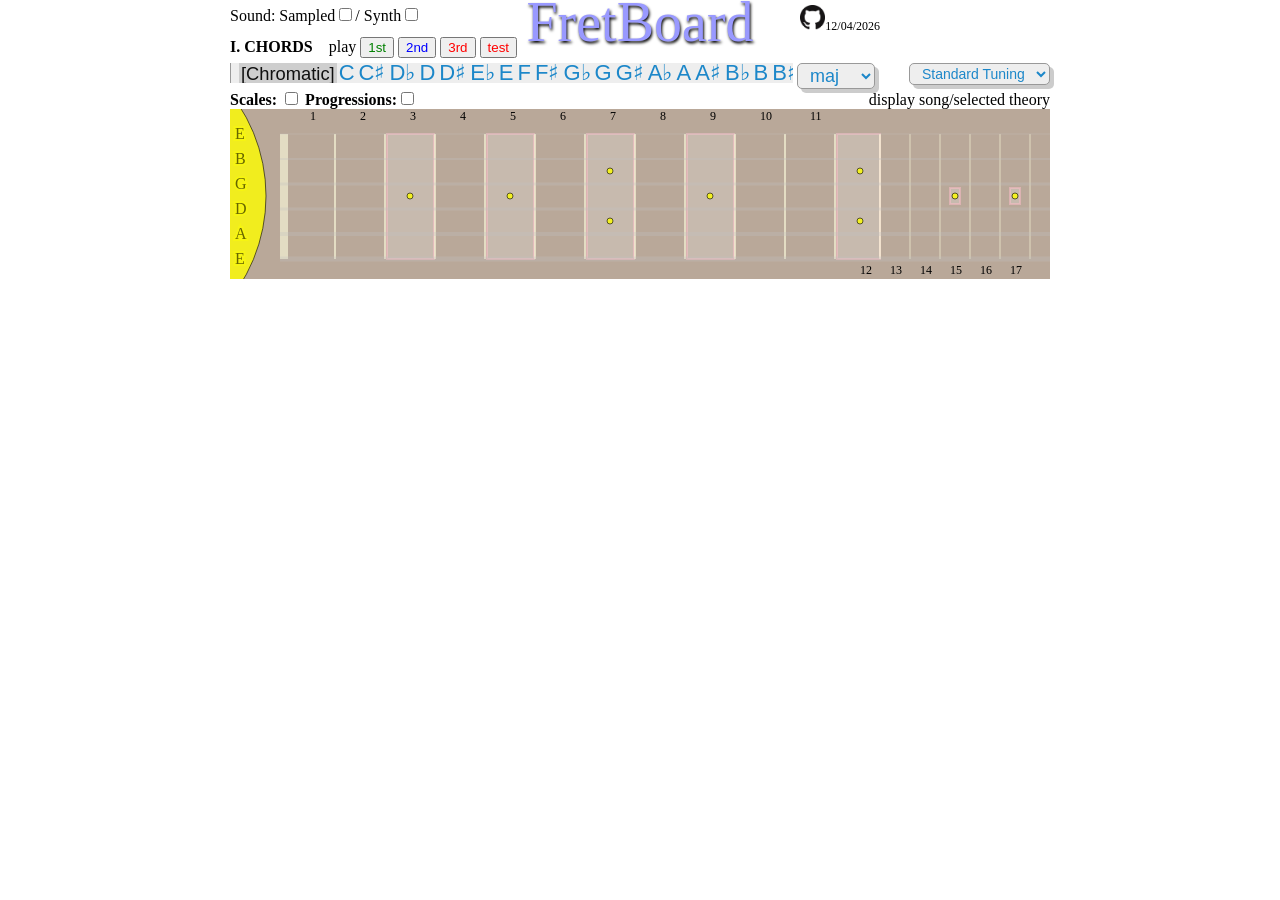
<file: guitar_theory-chrom.html>
<!DOCTYPE html> 
<html lang="en">
<head><meta charset="utf-8"><title>Fretboard</title>
	<!-- svg fret -->
		<link rel="stylesheet" type="text/css" href="css/guitar.css">
		<script src="vendors/d3.v3.min.js" ></script>
		<script src="js/myFretboard_chrom.js"></script>
	<!-- Diagram -->
		<script src="js/_ChordDiagram.js"></script>
	<!-- audio -->
		<script src="vendors/howler.v1.1.26.min.js"></script>
		<script src="js/_howler_playerv1.js"></script>
</head>
<body onload="myFredBoard();">
	<div id="content">
		<div style="position:fixed; top:5px;">
			Sound: Sampled<input type="checkbox" id="samCB">/
			Synth<input type="checkbox" id="sinCB">
		</div>
		<div id='githublink'><a href='https://github.com/mrieppel/fretboard/'><img src="img/github.png" style="height:25px;"></img></a></div>
		<div id="title">FretBoard</div>
		
		<div id="I" class="heading"><strong>I. CHORDS &nbsp;&nbsp;&nbsp;</strong>play
			<button onclick='play_chords(1);' style="margin-bottom: 5px;"><font color="green">1st</font></button>
			<button onclick='play_chords(2);'><font color="blue">2nd</font></button>
			<button onclick='play_chords(3);'><font color="red">3rd</font></button>
			<button onclick='test_midi(0);'><font color="red">test</font></button>
			<div id="selectors">
				<div id="chordselector">
					<select id="chordroot" onchange="myFredBoard(); // on chord change" size="2">
						<option value="" style="font-size: smaller;" selected>[Chromatic]</option>
						<option value="C" >C</option>
						<option value="C#">C&#9839;</option>
						<option value="Db">D&#9837;</option>
						<option value="D" >D</option>
						<option value="D#">D&#9839;</option>
						<option value="Eb">E&#9837;</option>
						<option value="E" >E</option>
						<option value="F" >F</option>
						<option value="F#">F&#9839;</option>
						<option value="Gb">G&#9837;</option>
						<option value="G" >G</option>
						<option value="G#">G&#9839;</option>
						<option value="Ab">A&#9837;</option>
						<option value="A" >A</option>
						<option value="A#">A&#9839;</option>
						<option value="Bb">B&#9837;</option>
						<option value="B" >B</option>
						<option value="B#">B&#9839;</option>
					</select>
				</div>
				<select id="chordmode" onchange="myFredBoard(); // on mode change">
					<option value="2,2,1,2,2,2,1"selected>maj
					</option><option value="2,1,2,2,1,2,2">min
					</option><option value="2,2,1,3,1,2,1">aug
					</option><option value="2,1,2,1,2,2,2">dim
					</option><option value="2,2,1,2,2,2,1">sus4
					</option><option value="2,2,1,2,2,2,1">maj6
					</option><option value="2,1,2,2,2,1,2">min6
					</option><option value="2,2,1,2,2,1,2">7
					</option><option value="2,2,1,2,2,2,1">maj7
					</option><option value="2,1,2,2,1,2,2">min7
					</option><option value="2,1,2,1,2,1,3">dim7
					</option><option value="2,2,1,2,2,1,2">9
					</option>
					<!-- advanced chordmode
					<select id="chordmode" onchange="putChord();putProg();">
						<option value="1,1,1,1,1,1,1,1,1,1,1,1">Chromatic
						</option><option value="1,2,1,1,1,2,2,2">Eight Tone Spanish
						</option><option value="1,2,1,2,1,2,1">Dim half
						</option><option value="1,2,1,2,1,2,1,2">Auxiliary Diminished Blues
						</option><option value="1,2,1,2,2,2,2">Diminished Whole Tone
						</option><option value="1,2,1,2,2,2,2">Super Locrian
						</option><option value="1,2,2,1,2,2,2">Locrian
						</option><option value="1,2,2,2,1,2,2">Neopolitan Minor
						</option><option value="1,2,2,2,1,2,2">Phrygian
						</option><option value="1,2,2,2,2,2,1">Neoploitan Major
						</option><option value="1,2,3,4,1">Pelog
						</option><option value="1,3,1,2,1,2,2">Spanish Gypsy
						</option><option value="1,3,1,2,1,3,1">Double Harmonic
						</option><option value="1,3,1,3,1,3">Six Tone Symmetrical
						</option><option value="1,3,2,2,2,1,1">Enigmatic
						</option><option value="1,3,2,3,1,2">Prometheus Neopolitan
						</option><option value="2,1,1,2,1,1,1,2,1">Nine Tone Scale
						</option><option value="2,1,2,1,2,1,2">Dim whole
						</option><option value="2,1,2,1,2,1,2,1">Auxiliary Diminished
						</option><option value="2,1,2,1,2,1,3">dim7
						</option><option value="2,1,2,1,2,2,2">dim
						</option><option value="2,1,2,2,1,2,2">Pure Minor
						</option><option value="2,1,2,2,1,2,2">min
						</option><option value="2,1,2,2,1,2,2">min7
						</option><option value="2,1,2,2,1,3,1">Harmonic Minor
						</option><option value="2,1,2,2,2,1,2">Dorian
						</option><option value="2,1,2,2,2,1,2">min6
						</option><option value="2,1,2,2,2,2,1">Melodic Minor
						</option><option value="2,1,2,2,2,2,1">Minor
						</option><option value="2,1,3,1,1,2,2">Lydian Diminished
						</option><option value="2,1,3,1,2,1,2">Roumanian Minor
						</option><option value="2,2,1,1,2,2,2">Major Locrian
						</option><option value="2,2,1,2,2,1,2">7
						</option><option value="2,2,1,2,2,1,2">9
						</option><option value="2,2,1,2,2,1,2">Mixolydian
						</option><option value="2,2,1,2,2,2,1">Ionian
						</option><option value="2,2,1,2,2,2,1">maj6
						</option><option value="2,2,1,2,2,2,1">maj7
						</option><option value="2,2,1,2,2,2,1">sus4
						</option><option value="2,2,1,2,2,2,1"selected>maj
						</option><option value="2,2,1,3,1,2,1">aug
						</option><option value="2,2,2,1,1,2,2">Lydian Minor
						</option><option value="2,2,2,1,2,1,2">Overtone
						</option><option value="2,2,2,1,2,2,1">Lydian
						</option><option value="2,2,2,2,1,1">Leading Whole Tone
						</option><option value="2,2,2,2,1,2,1">Lydian Augmented
						</option><option value="2,2,2,2,2">Whole
						</option><option value="2,2,2,2,2,2">Auxiliary Augmented
						</option><option value="2,2,2,3,1,2">Prometheus
						</option><option value="2,2,3,2,3">Diatonic
						</option><option value="2,3,2,2,1,2">Dominant 7th
						</option><option value="2,3,2,2,3">Pentatonic Major
						</option><option value="2,3,2,3",>Pentatonic Neutral
						</option><option value="3,1,3,1,3">Augmented
						</option><option value="3,2,1,1,3">Pentatonic Blues
						</option><option value="3,2,1,1,3,2">Blues
						</option><option value="3,2,1,2,2,1,2,2">Aeolian
						</option><option value="3,2,2,3,2">Pentatonic Minor
						</option>				
					</select>
					 -->
					<!-- formula for advanced chordscale
					<select name="formula" size="33" onchange="go()" onfocus="document.keyform.cordscal[0].checked = 1; go()">
										 <option value="3,8,">Sus 2
						</option><option value="4,8,3,">Minor add 9
						</option><option value="4,8,">Minor
						</option><option value="4,7,11,">m7b5
						</option><option value="4,8,">Minor
						</option><option value="4,8,3,">Minor add 9
						</option><option value="4,8,10,">Minor 6
						</option><option value="4,8,10,3,">Minor 6 add 9
						</option><option value="4,8,11,">Minor 7th
						</option><option value="4,8,11,">Minor 9
						</option><option value="4,8,11,2,">m7b9
						</option><option value="4,8,11,3,10,">Minor 13
						</option><option value="4,8,11,3,6,">Minor 11
						</option><option value="4,8,11,6,">Minor 7th add 11
						</option><option value="4,8,11,10,">Minor 7th add 13
						</option><option value="4,8,12,">Minor Major 7th
						</option><option value="4,8,12,10,">Minor Major 7th add 13
						</option><option value="4,8,12,3,">Minor Major 9
						</option><option value="4,8,12,3,10,">Minor Major 13
						</option><option value="4,8,12,3,6,">Minor Major 11
						</option><option value="4,8,12,6,">Minor Major 7th add 11
						</option><option value="4,9,11,">m7#5
						</option><option value="5,7,11,">7b5
						</option><option value="5,8," selected="">Major
						</option><option value="5,8,3,">add 9
						</option><option value="5,8,10,">6
						</option><option value="5,8,10,3,">6 add 9
						</option><option value="5,8,11,">9
						</option><option value="5,8,11,">Dominant 7th
						</option><option value="5,8,11,2,">7b9
						</option><option value="5,8,11,3,10,">13
						</option><option value="5,8,11,3,6,">11
						</option><option value="5,8,11,3,7,">9#11
						</option><option value="5,8,11,3,9,">9b13
						</option><option value="5,8,11,4,">7#9
						</option><option value="5,8,11,6,">Dominant 7th add 11
						</option><option value="5,8,11,10,">Dominant 7th add 13
						</option><option value="5,8,12,">Major 7th
						</option><option value="5,8,12,">Major 9
						</option><option value="5,8,12,3,10,">Major 13
						</option><option value="5,8,12,3,6,">Major 11
						</option><option value="5,8,12,6,">Major 7th add 11
						</option><option value="5,8,12,10,">Major 7th add 13
						</option><option value="5,9,11,">7#5
						</option><option value="5,9,11,2,">7#5b9
						</option><option value="6,8,">Sus 4
						</option><option value="6,8,10,">6sus4
						</option><option value="6,8,11,">7sus4
						</option><option value="6,8,11,3,">9sus4
						</option><option value="6,8,12,">Major 7th Sus4
						</option><option value="6,8,12,3,">Major 9 Sus4
						</option><option value="8,">5
						</option>
					</select>
		 -->
				</select>
				<select id="chordtuning" style="float:right; font-size:14px;" onchange="myFredBoard(); // on tuning">
					<option value="E,A,D,G,B,E" selected>Standard Tuning
					</option><option value="D,A,D,G,B,E">Drop D
					</option><option value="D,G,D,G,B,D">Open G
					</option><option value="Eb,G#,C#,F#,Bb,Eb">Hendrix
					</option><option value="E,A,D,G,C,F">JORDAN
					</option><option value="D,A,D,F#,A,D">Open D
					</option><option value="E,B,E,G#,B,E">Open E
					</option><option value="E,A,C#,E,A,E">Open A
					</option><option value="B,F#,B,F#,B,D#">Open B
					</option><option value="C,G,C,G,C,E">Open C
					</option><option value="C,F,C,F,A,F">Open F	
					</option><option value="E,A,E,A,A,E">A5
					</option><option value="F#,B,F#,B,B,F#">B5
					</option><option value="C,G,C,G,G,G">C5
					</option><option value="D,A,D,A,D,D">D5
					</option><option value="E,B,E,E,B,E">E5
					</option><option value="F,C,C,C,C,F">F5
					</option><option value="D,G,D,G,D,G	">G5
					</option><option value="D,D,D,D,D,D">Ostrich
					</option>
				</select>
					<br/>
				<strong>Scales:</strong>	<input type="checkbox" 	id="myScale_CB" 			onchange="toggle_Scale()">
				<strong>Progressions:</strong><input type="checkbox" id="myProgress_CB" 		onchange="toggle_Progress()">
			</div>
			<div id="chordinfo"></div>
			<div class="fredy"><!-- svg fretboards -->
				<svg id="chordboard" width="100%" height="170">
					<g id="frets" transform="translate(0,25)">
						<circle cx="-130" cy="62" r="166" />
						<line x1="54"  y1="0" x2="54"  y2="125" stroke-width="8";/>
						<line x1="105" y1="0" x2="105" y2="125" stroke-width="2"/> <text x="080" y="-14" >1</text>
						<line x1="155" y1="0" x2="155" y2="125" stroke-width="2"/> <text x="130" y="-14" >2</text> <rect x="157" y="0" width="47" height="125" /><circle cx="180" cy="62" r="3" />
						<line x1="205" y1="0" x2="205" y2="125" stroke-width="2"/> <text x="180" y="-14" >3</text>                            
						<line x1="255" y1="0" x2="255" y2="125" stroke-width="2"/> <text x="230" y="-14" >4</text> <rect x="257" y="0" width="47" height="125" /><circle cx="280" cy="62" r="3" />
						<line x1="305" y1="0" x2="305" y2="125" stroke-width="2"/> <text x="280" y="-14" >5</text>                            
						<line x1="355" y1="0" x2="355" y2="125" stroke-width="2"/> <text x="330" y="-14" >6</text> <rect x="357" y="0" width="47" height="125" /><circle cx="380" cy="37" r="3" /><circle cx="380" cy="87" r="3" />
						<line x1="405" y1="0" x2="405" y2="125" stroke-width="2"/> <text x="380" y="-14" >7</text>                           
						<line x1="455" y1="0" x2="455" y2="125" stroke-width="2"/> <text x="430" y="-14" >8</text> <rect x="457" y="0" width="47" height="125" /><circle cx="480" cy="62" r="3" />
						<line x1="505" y1="0" x2="505" y2="125" stroke-width="2"/> <text x="480" y="-14" >9</text>
						<line x1="555" y1="0" x2="555" y2="125" stroke-width="2"/> <text x="530" y="-14" >10</text>
						<line x1="605" y1="0" x2="605" y2="125" stroke-width="2"/> <text x="580" y="-14" >11</text><rect x="607" y="0" width="43" height="125" /><circle cx="630" cy="37" r="3" /><circle cx="630" cy="87" r="3" /> 
						<line x1="650" y1="0" x2="650" y2="125" stroke-width="2"/> <text x="630" y="140" >12</text>
						<line x1="680" y1="0" x2="680" y2="125" stroke-width="1"/> <text x="660" y="140" >13</text>
						<line x1="710" y1="0" x2="710" y2="125" stroke-width="1"/> <text x="690" y="140" >14</text><rect x="720" y="54" width="10" height="16" /><circle cx="725" cy="62" r="3" /> 
						<line x1="740" y1="0" x2="740" y2="125" stroke-width="1"/> <text x="720" y="140" >15</text>
						<line x1="770" y1="0" x2="770" y2="125" stroke-width="1"/> <text x="750" y="140" >16</text><rect x="780" y="54" width="10" height="16" /><circle cx="785" cy="62" r="3" /> 
						<line x1="800" y1="0" x2="800" y2="125" stroke-width="1"/> <text x="780" y="140" >17</text>
					</g>				
					<g id="scale" transform="translate(0,0)">
						<g class="string" id="s1" transform="translate(0,25)"> </g>
						<g class="string" id="s2" transform="translate(0,50)"> </g>
						<g class="string" id="s3" transform="translate(0,75)"> </g>
						<g class="string" id="s4" transform="translate(0,100)"></g>
						<g class="string" id="s5" transform="translate(0,125)"></g>
						<g class="string" id="s6" transform="translate(0,150)"></g>
					</g>
					<g id="chords" transform="translate(0,0)">
						<g class="string" id="s1" transform="translate(0,25)">  <line x1="50" y1="0" x2="820" y2="0" stroke-width="1" /> </g>
						<g class="string" id="s2" transform="translate(0,50)">  <line x1="50" y1="0" x2="820" y2="0" stroke-width="2" /> </g>
						<g class="string" id="s3" transform="translate(0,75)">  <line x1="50" y1="0" x2="820" y2="0" stroke-width="3" /> </g>
						<g class="string" id="s4" transform="translate(0,100)"> <line x1="50" y1="0" x2="820" y2="0" stroke-width="3" /> </g>
						<g class="string" id="s5" transform="translate(0,125)"> <line x1="50" y1="0" x2="820" y2="0" stroke-width="4" /> </g>
						<g class="string" id="s6" transform="translate(0,150)"> <line x1="50" y1="0" x2="820" y2="0" stroke-width="5" /> </g>
					</g>
					<g id="progress" transform="translate(0,0)">
						<g class="string" id="s1" transform="translate(0,25)"> </g>
						<g class="string" id="s2" transform="translate(0,50)"> </g>
						<g class="string" id="s3" transform="translate(0,75)"> </g>
						<g class="string" id="s4" transform="translate(0,100)"></g>
						<g class="string" id="s5" transform="translate(0,125)"></g>
						<g class="string" id="s6" transform="translate(0,150)"></g>
					</g>
					<g id="midi" transform="translate(0,0)">
						<g class="string" id="s1" transform="translate(0,25)"> </g>
						<g class="string" id="s2" transform="translate(0,50)"> </g>
						<g class="string" id="s3" transform="translate(0,75)"> </g>
						<g class="string" id="s4" transform="translate(0,100)"></g>
						<g class="string" id="s5" transform="translate(0,125)"></g>
						<g class="string" id="s6" transform="translate(0,150)"></g>
					</g>	
					
				</svg>
			</div>
			
		</div>
		<div id="II" class="heading"><strong>II. Scales</strong>
			<select id="scalemode" style="width:120px;" onchange="putScale(); // needed scale mode">
				<option value="2,2,1,2,2,2,1">Major
				</option><option value="2,1,2,2,1,2,2">Minor
				</option><option value="2,2,1,2,2,2,1">Maj.Pentatonic
				</option><option value="2,1,2,2,1,2,2">Min.Pentatonic
				</option><option value="2,1,2,1,1,1,2,2">Blues
				</option><option value="2,1,2,2,2,1,2">Dorian
				</option><option value="1,2,2,2,1,2,2">Phrygian
				</option><option value="2,2,2,1,2,2,1">Lydian
				</option><option value="2,2,1,2,2,1,2">Mixolydian
				</option><option value="1,2,2,1,2,2,2">Locrian
				</option><option value="1,1,1,1,1,1,1,1,1,1,1,1">Chromatic
				</option>
			</select>
			<div id="scaleinfo"></div>
		</div>
		<div id="III" class="heading">
			<p style="margin:0px;"><strong>III. Chord Progressions Based on </strong>
				<span id="keyspan"style="color:red; margin-left:60px; font-weight: 900;" >select a root note</span>
			</p>
			<div id="progdiv"></div> 
			<div id="diagram" style="zoom: 0.7; float:right; background: pink;">
				<span id="dig1"></span><span id="dig2"></span><span id="dig3"></span>
			</div>
			<div id="debuger" style="zoom: 0.9; float:left; width: 200px; margin-left: 6px;"></div>
		</div>			


	</div>
  <audio data-audio-key="80" id="steelnotes" src="./Audio/drums/Kick.mp3" ></audio>

	<script> document.getElementById("githublink").innerHTML += document.lastModified.substring(0,10);</script>	
</body>
</html>
</file>
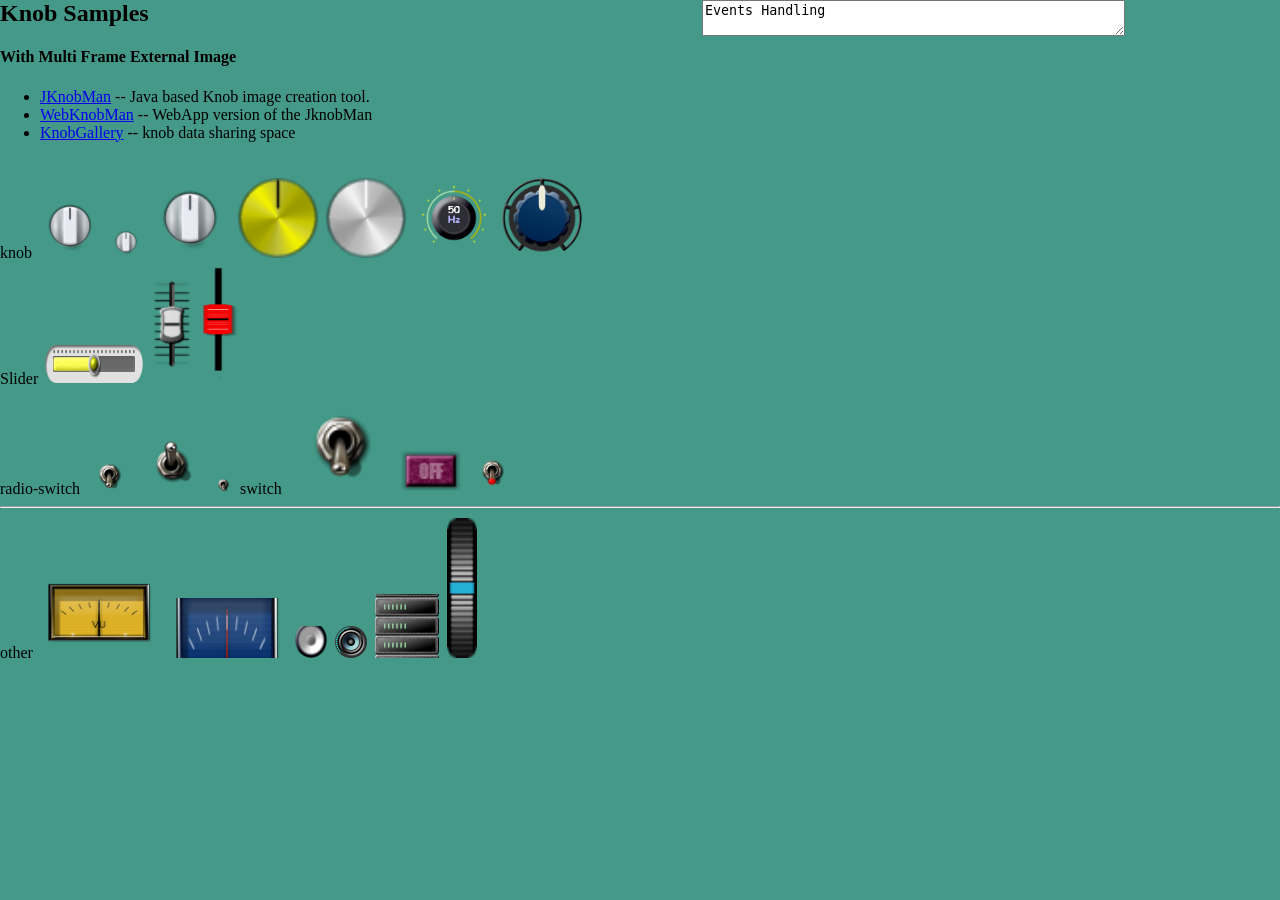
<file: test_knobs.html>
<html>
<head>
  <meta charset="utf-8">
  <link href="https://fonts.googleapis.com/css?family=Open+Sans" rel="stylesheet">
  <script src="./vendors/input-knobs.js"></script>
	<script>window.inputKnobsOptions={}///glob</script>
</head>
<body style="background:#498; margin:0;padding:0;">
<div id="contents">
  <h2>Knob Samples</h2>
	<textarea id="log1" cols="50" rows="2" style=" position: fixed; top: 0px; right: 155px;">Events Handling</textarea>
  <h4>With Multi Frame External Image</h4>
  <ul lang="en">
    <li><a href="http://www.g200kg.com/en/software/knobman.html">JKnobMan</a> -- Java based Knob image creation tool.</li>
    <li><a href="http://www.g200kg.com/en/webknobman/">WebKnobMan</a> -- WebApp version of the JknobMan</li>
    <li><a href="http://www.g200kg.com/en/webknobman/gallery.php">KnobGallery</a> -- knob data sharing space</li>
  </ul>
  <br clear="both"/>
	knob
  <input type="range" class="input-knob" data-src="./img/knobs/knob70.png" data-sprites="100"/>
  <input type="range" class="input-knob" data-diameter="32" data-src="./img/knobs/knob70.png" data-sprites="100"/>
  <input type="range" class="input-knob" min="-10" max="10" step="0.1"
		oninput="addText(log1,'\'input\' this.value='+this.value+'\n')"
		onchange="addText(log1,'\'change\' this.value='+this.value+'\n')"
		data-sprites="100" data-diameter="80" data-src="./img/knobs/knob70.png"/>
	<input type="range" class="input-knob" min="-10" max="10" step="0.1"
		data-sprites="100" data-diameter="80" data-src="./img/knobs/KNB_metal_yellow_L.png"/>
	<input type="range" class="input-knob" min="-10" max="10" step="0.1"
		oninput="addText(log1,'\'input\' this.value='+this.value+'\n')"
		onchange="addText(log1,'\'change\' this.value='+this.value+'\n')"
		data-sprites="100" data-diameter="80" data-src="./img/knobs/KNB_metal_silver.png"/>
  <input type="range" class="input-knob"
		data-sprites="126" data-diameter="80" data-src="./img/knobs/knob_filter.png" />
	<input type="range" class="input-knob"
		data-sprites="100" data-diameter="80" data-src="./img/knobs/knob_Silhouettes_100.png"/>

	<br/>
	Slider
	<input type="range" class="input-slider"
		data-width="100" data-height="40" data-sprites="50" data-src="./img/knobs/slider3.png"/>
	<input type="range" class="input-slider"
		data-width="40" data-height="120" data-sprites="63" data-src="./img/knobs/slider_mixer.png"/>
	<input type="range" class="input-slider"
		data-width="40" data-height="120" data-sprites="200" data-src="./img/knobs/slider_Fader_red.png"/>

	<br/>
	radio-switch
	<input type="radio" name="g1" class="input-switch" data-src="./img/knobs/switch_offon.png" data-diameter="40"/>
	<input type="radio" name="g1" class="input-switch" data-src="./img/knobs/switch_offon.png" data-diameter="60" checked/>
	<input type="radio" name="g1" class="input-switch" data-src="./img/knobs/switch_offon.png" data-diameter="20"/>
	switch
	<input type="checkbox" name="groupA" class="input-switch"
		onchange="addText(log1,'\'change\' this.checked='+this.checked+'\n')"
		data-src="./img/knobs/switch_offon.png" data-diameter="100"/>
		
	<input type="checkbox" name="pinkponk" class="input-switch"
		onchange="addText(log1,state('Turned',this.checked))"
		data-width="60" data-height="40" data-src="./img/knobs/pinkponk-ON-OFF.png"/>
		
	<input type="checkbox" name="groupA" class="input-switch"
		onchange="addText(log1,'\'change\' this.checked='+this.checked+'\n')"
		data-src="./img/knobs/switch_toggle.png" data-diameter="40"/>
  <hr/>
	other
	<input type="range" class="input-slider"
		data-width="120" data-height="80" data-sprites="8" data-src="./img/knobs/meter_gold9.png"/>
	<input type="range" class="input-slider"
		data-width="120" data-height="60" data-sprites="31" data-src="./img/knobs/meter_blue.png"/>
	<input type="range" class="input-knob"
		data-sprites="33" data-diameter="32" data-src="./img/knobs/SPEAKER.png"/>
  <input type="range" class="input-knob"
	 data-sprites="30" data-diameter="32" data-src="./img/knobs/knb_Speaker.png"/>
  <input type="range" class="input-knob"
	 data-sprites="10" data-src="./img/knobs/led2.png"/>
	 
  <input type="range" class="input-knob"
	 data-sprites="100" data-width="30" data-height="140" data-src="./img/knobs/bender100.png"/>

	
	<br/>

	<script>
			function addText(el,txt){	txt=el.value+txt;
				let rows=txt.split("\n");
				if(rows.length>el.rows)rows.shift();
				el.value=rows.join("\n");
			}
			function state(lbl,wtf){
				if(wtf) return '\n'+lbl+': ok'; else return '\n'+lbl+': off';
			}
	</script>
	
</body>
</html>
</file>
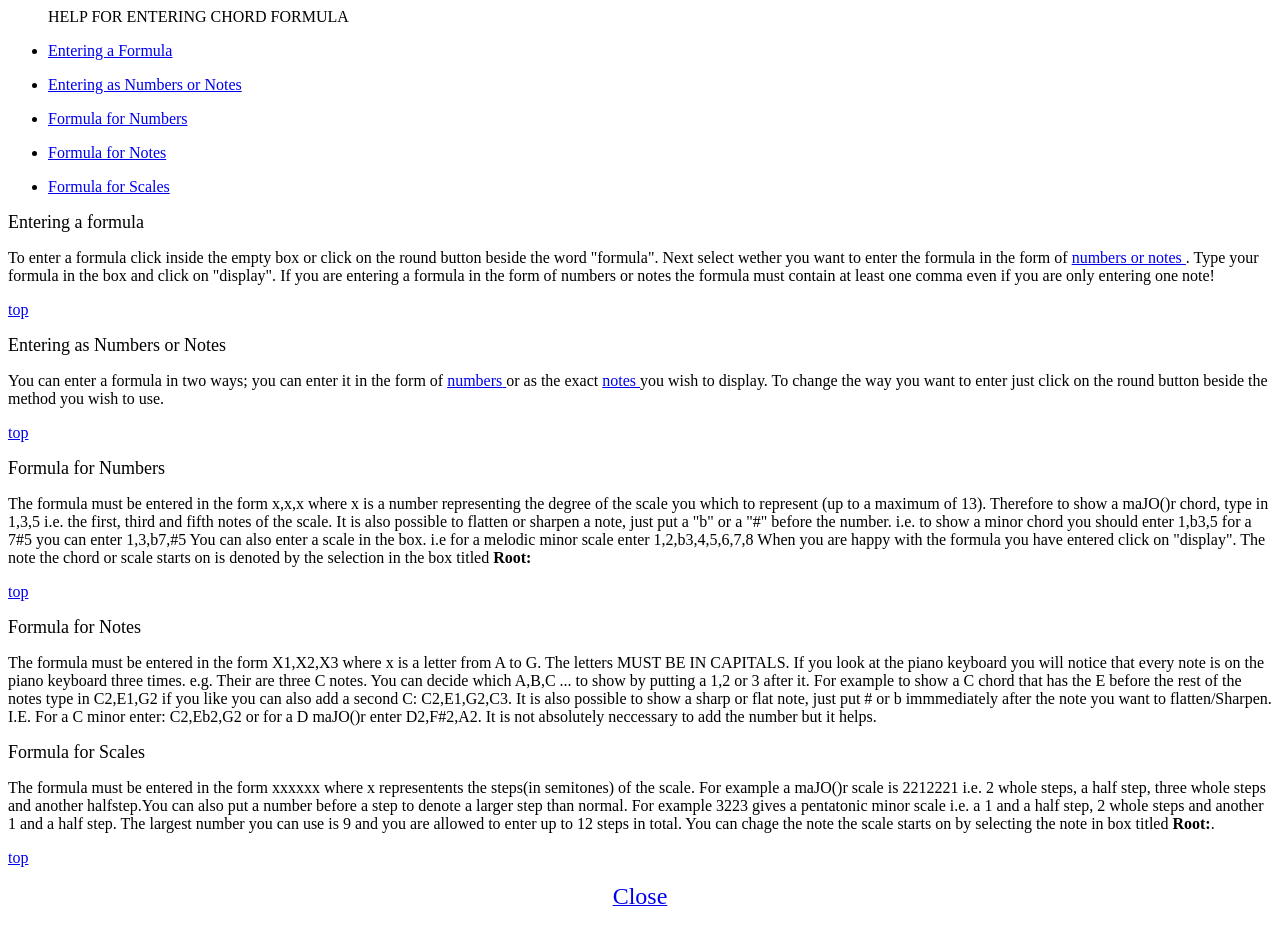
<file: _myKeyboard_WebMidiHost/help.html>
<html>
<head>
<meta name="generator" content="HTML Tidy for HTML5 (experimental) for Windows https://github.com/w3c/tidy-html5/tree/c63cc39" />
<title>Help for entering formula</title>
</head>
<body bgcolor="#FFFFFF">
<ul> HELP FOR ENTERING CHORD FORMULA
<li>
<p align="left">
<a href="#formenter" name="topofp">Entering a Formula</a>
</p>
</li>
<li>
<p align="left">
<a href="#notesnums">Entering as Numbers or Notes</a>
</p>
</li>
<li>
<p align="left">
<a href="#nums">Formula for Numbers</a>
</p>
</li>
<li>
<p align="left">
<a href="#notes">Formula for Notes</a>
</p>
</li>
<li>
<p align="left">
<a href="#scals">Formula for Scales</a>
</p>
</li>
</ul>
<p align="left">
<a name="formenter"></a>
<font size="4">Entering a formula</font>
</p>
<p align="left">
<font size="3">To enter a formula click inside the empty box or click on the round button beside the word &quot;formula&quot;. Next
select wether you want to enter the formula in the form of</font> 
<a href="#notesnums">
<font size="3">numbers or notes</font>
</a>
<font size="3">. Type your formula in the box and click on &quot;display&quot;.</font> If you are entering a formula in the form of
numbers or notes the formula must contain at least one comma even if you are only entering one note!</p>
<p align="left">
<a href="#topofp">
<font size="3">top</font>
</a>
</p>
<p align="left">
<a name="notesnums"></a>
<font size="4">Entering as Numbers or Notes</font>
</p>
<p align="left">
<font size="3">You can enter a formula in two ways; you can enter it in the form of</font> 
<a href="#nums">
<font size="3">numbers</font>
</a> 
<font size="3">or as the exact</font> 
<a href="#notes">
<font size="3">notes</font>
</a> 
<font size="3">you wish to display. To change the way you want to enter just click on the round button beside the method you wish
to use.</font></p>
<p align="left">
<a href="#topofp">
<font size="3">top</font>
</a>
</p>
<p align="left">
<a name="nums"></a>
<font size="4">Formula for Numbers</font>
</p>
<p align="left">The formula must be entered in the form x,x,x where x is a number representing the degree of the scale you which to
represent (up to a maximum of 13). Therefore to show a maJO()r chord, type in 1,3,5 i.e. the first, third and fifth notes of the
scale. It is also possible to flatten or sharpen a note, just put a &quot;b&quot; or a &quot;#&quot; before the number. i.e. to
show a minor chord you should enter 1,b3,5 for a 7#5 you can enter 1,3,b7,#5 You can also enter a scale in the box. i.e for a
melodic minor scale enter 1,2,b3,4,5,6,7,8 When you are happy with the formula you have entered click on &quot;display&quot;. The
note the chord or scale starts on is denoted by the selection in the box titled 
<b>Root:</b></p>
<p align="left">
<a href="#topofp">
<font size="3">top</font>
</a>
</p>
<p align="left">
<a name="notes"></a>
<font size="4">Formula for Notes</font>
</p>
<p align="left">The formula must be entered in the form X1,X2,X3 where x is a letter from A to G. The letters MUST BE IN CAPITALS.
If you look at the piano keyboard you will notice that every note is on the piano keyboard three times. e.g. Their are three C
notes. You can decide which A,B,C ... to show by putting a 1,2 or 3 after it. For example to show a C chord that has the E before
the rest of the notes type in C2,E1,G2 if you like you can also add a second C: C2,E1,G2,C3. It is also possible to show a sharp or
flat note, just put # or b immmediately after the note you want to flatten/Sharpen. I.E. For a C minor enter: C2,Eb2,G2 or for a D
maJO()r enter D2,F#2,A2. It is not absolutely neccessary to add the number but it helps.</p>
<p align="left">
<a name="scals"></a>
<font size="4">Formula for Scales</font>
</p>
<p align="left">The formula must be entered in the form xxxxxx where x representents the steps(in semitones) of the scale. For
example a maJO()r scale is 2212221 i.e. 2 whole steps, a half step, three whole steps and another halfstep.You can also put a number
before a step to denote a larger step than normal. For example 3223 gives a pentatonic minor scale i.e. a 1 and a half step, 2
whole steps and another 1 and a half step. The largest number you can use is 9 and you are allowed to enter up to 12 steps in
total. You can chage the note the scale starts on by selecting the note in box titled 
<b>Root:</b>.</p>
<p align="left">
<a href="#topofp">
<font size="3">top</font>
</a>
</p>
<p align="center">
<a href="javascript:self.close()">
<font size="5">Close</font>
</a>
</p>
</body>
</html>
</file>
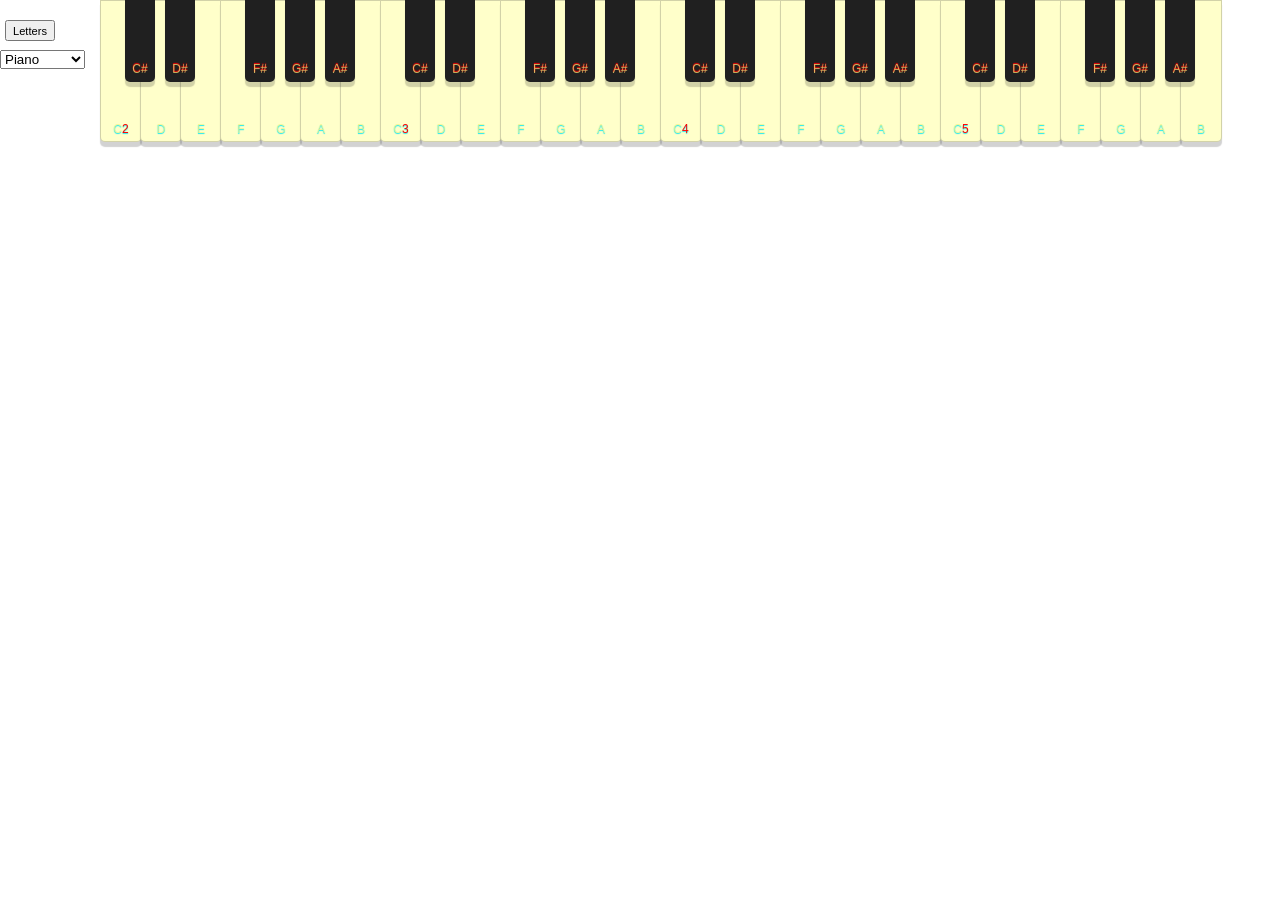
<file: Synth_Keyboards/keyboard.html>
<!DOCTYPE html>
<html lang="en">
<head>
  <meta charset="UTF-8">
  <meta name="description" content="Play with an electronic keyboard made with Javascript."/>
  <title>Javascript Keyboard</title>
	<link rel="stylesheet" type="text/css" href="keyboard.css">
	<script src="audiosynth.js"></script>
	<script src="playKeyboard.js"></script>
</head>
<body>
	<!-- <script type="text/javascript" src="embed.js" data-dojo-config="usePlainJson: true, isDebug: false"></script> -->
	<div ID="keyboard" class="keyboard-holder"></div>
	<button onclick="hide_letters()" style="position:absolute;left:5px;top:20px;"><small>Letters</small></button>
	<select ID="sound" style="position:absolute;left:0px;top:50px;" onchange='refresh()'>
		<option value="0" selected>Piano</option>
		<option value="1">Organ</option>
		<option value="2">Acu.Guitar</option>
		<option value="3">EDM, bro!</option>
	</select>
	<div id="demo"style="position:absolute;left:0px;top:300px; display:none;"></div>
	<script type="text/javascript">
		// parent.iFrameWin = window;
		// url parameters
		function getUrlVars(){ var urlvars = {};
			window.location.href.replace(/[?&]+([^=&]+)=([^&]*)/gi, function(m,key,value){urlvars[key] = value;});
			return urlvars;
		}
		var instrumentID= getUrlVars()["ins"];
		//	create instrument board
		var t=document.getElementById("sound");	t.selectedIndex = instrumentID; //preselect from parent if none 0
		var instrument=t.options[t.selectedIndex].text; //our instrument
		//
		function refresh(){
			var KeyboardSound=t.value; //console.log(instrument,instrumentID+'-sound:'+KeyboardSound);
			document.getElementById("keyboard").innerHTML='';
			playKeyboard(KeyboardSound);
		}
		refresh();
		//////////////
	</script>
</body>
</html>
</file>
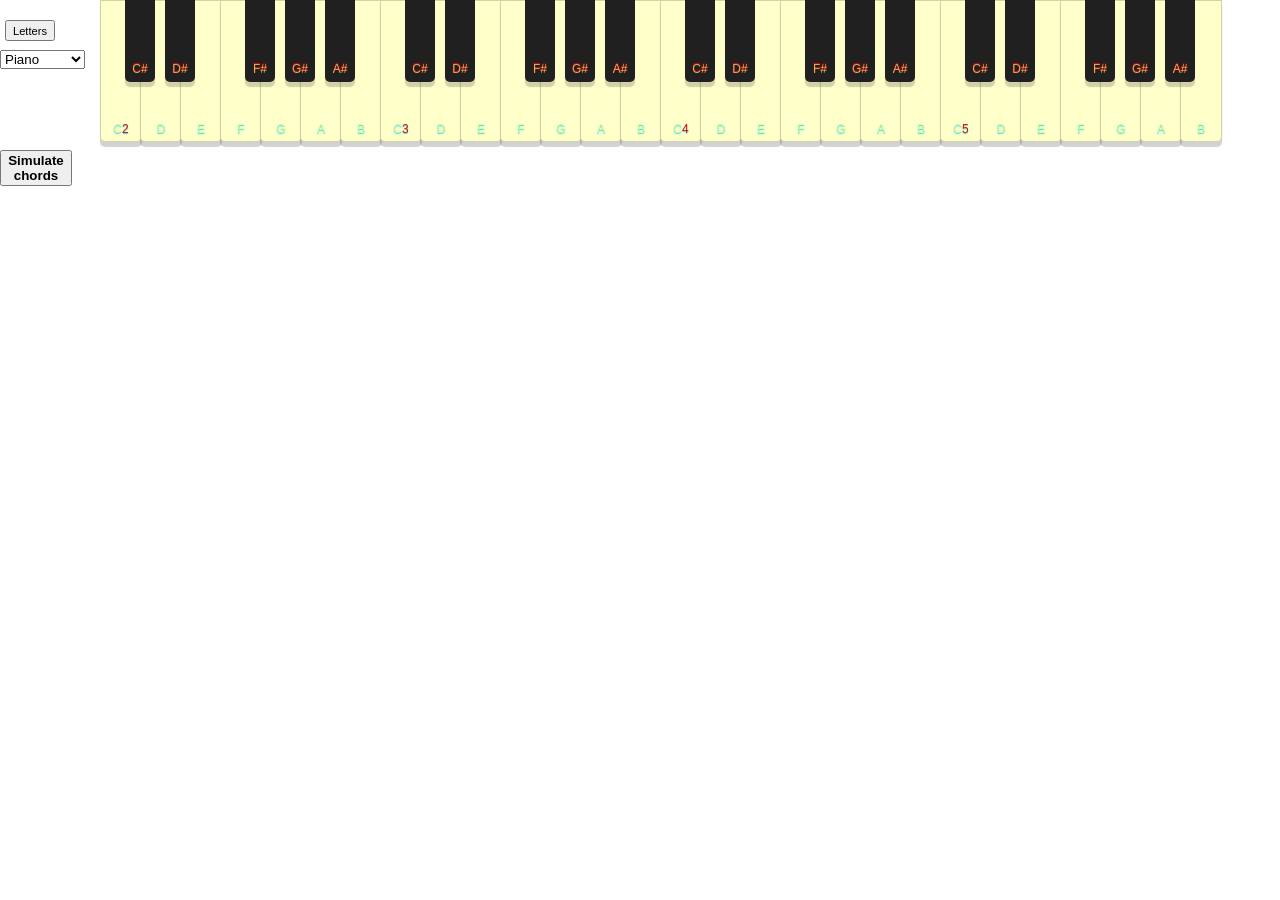
<file: Synth_Keyboards/keyboard_chords.html>
<!DOCTYPE html>
<html lang="en">
<head>
  <meta charset="UTF-8">
  <meta name="description" content="Play with an electronic keyboard made with Javascript."/>
  <title>Javascript Keyboard</title>
	<link rel="stylesheet" type="text/css" href="keyboard.css">
	<script src="dragger.js"></script>
	<script src="audiosynth.js"></script>
	<script src="playKeyboard.js"></script>
</head>
<body>
	<div ID="keyboard" class="keyboard-holder"></div>
	<button onclick="hide_letters()" style="position:absolute;left:5px;top:20px;"><small>Letters</small></button>
	<select ID="sound" style="position:absolute;left:0px;top:50px;" onchange='refresh()'>
		<option value="0" selected>Piano</option>
		<option value="1">Organ</option>
		<option value="2">Acu.Guitar</option>
		<option value="3">EDM, bro!</option>
	</select>
	<div id="demo"style="position:absolute;left:0px;top:300px; display:none;"></div>
	<script type="text/javascript"> // keyboard
		//parent.iFrameWin = window;
		//url parameters
		function getUrlVars(){ var urlvars = {};
			window.location.href.replace(/[?&]+([^=&]+)=([^&]*)/gi, function(m,key,value){urlvars[key] = value;});
			return urlvars;
		}
		var instrumentID= getUrlVars()["ins"];
		//	create instrument board
		var t=document.getElementById("sound");	t.selectedIndex = instrumentID; //preselect from parent if none 0
		var instrument=t.options[t.selectedIndex].text; //our instrument
		//
		function refresh(){
			var KeyboardSound=t.value; //console.log(instrument,instrumentID+'-sound:'+KeyboardSound);
			document.getElementById("keyboard").innerHTML='';
			playKeyboard(KeyboardSound);
		}
		refresh();
		//////////////
	</script>
	<!-- -->
	<div id="chordform"style="position:absolute;left:0px;top:150px;padding: 10px 10px 0px;text-align:left;background-color: beige;">
		<button id="chordform_on" style="position:absolute;top:0px;right:-52px;" onclick="dsply_frm('chordform');"><b>Simulate chords</b></button>
		<form id="chordform_frame" name="keyform"style="display:none;">
			<input type="radio" name="cordscal" value="0" checked="" onclick="document.keyform.chordformula.focus()"><b>Chords</b>
			<input type="radio" name="cordscal" onclick="document.keyform.scale.focus()" value="1"><b>Scale</b>
			<br>
			<div class="chordselector">
				<select id="chordroot" name="chordselector" onchange="go(); simKeyPress();" size="2">
								 <option value="-1"style="font-size: smaller;"  selected="">root
				</option><option value="1">C
				</option><option value="2">C#
				</option><option value="3">D
				</option><option value="4">Eb
				</option><option value="5">E
				</option><option value="6">F
				</option><option value="7">F#
				</option><option value="8">G
				</option><option value="9">Ab
				</option><option value="10">A
				</option><option value="11">Bb
				</option><option value="12">B
				</option>
			</select>
		</div><input type="button" value="Invert Chord" name="hjh" onclick="inverter(); simKeyPress();">
			<br>
			<div class="chordselector">
			<select name="chordformula" onchange="go()" onfocus="document.keyform.cordscal[0].checked = 1; go()">
								 <option value="3,8,">Sus 2
				</option><option value="4,7,11,">m7b5
				</option><option style="background-color: azure;" value="4,8,">minor
				</option><option style="background-color: azure;" value="4,8,3,">m/add9
				</option><option style="background-color: azure;" value="4,8,10,">m/6
				</option><option style="background-color: azure;" value="4,8,10,3,">m/6/add9
				</option><option style="background-color: azure;" value="4,8,11,">m/7.
				</option><option style="background-color: azure;" value="4,8,11,">m/9
				</option><option style="background-color: azure;" value="4,8,11,2,">m7b9
				</option><option style="background-color: azure;" value="4,8,11,3,6,">m/11
				</option><option style="background-color: azure;" value="4,8,11,3,10,">m/13
				</option><option style="background-color: azure;" value="4,8,11,6,">m/7./add11
				</option><option style="background-color: azure;" value="4,8,11,10,">m/7./add13
				</option><option style="background-color: azure;" value="4,8,12,">m/maj7.
				</option><option style="background-color: azure;" value="4,8,12,3,">m/maj9
				</option><option style="background-color: azure;" value="4,8,12,3,10,">m/maj13
				</option><option style="background-color: azure;" value="4,8,12,3,6,">m/maj11
				</option><option style="background-color: azure;" value="4,8,12,6,">m/maj7./add11
				</option><option style="background-color: azure;" value="4,8,12,10,">m/maj7./add13
				</option><option style="background-color: azure;" value="4,9,11,">m7#5
				</option><option value="5,7,11,">7b5
				</option><option style="background-color:pink;" value="5,8," selected="">Major chords
				</option><option style="background-color:pink;" value="5,8,3,">add9
				</option><option style="background-color:pink;" value="5,8,10,">6
				</option><option style="background-color:pink;" value="5,8,10,3,">6/add9
				</option><option style="background-color:pink;" value="5,8,11,">9
				</option><option style="background-color:pink;" value="5,8,11,">dom/7.
				</option><option style="background-color:pink;" value="5,8,11,2,">7b9
				</option><option style="background-color:pink;" value="5,8,11,3,6,">11
				</option><option style="background-color:pink;" value="5,8,11,3,7,">9#11
				</option><option style="background-color:pink;" value="5,8,11,3,9,">9b13
				</option><option style="background-color:pink;" value="5,8,11,3,10,">13
				</option><option style="background-color:pink;" value="5,8,11,4,">7#9
				</option><option style="background-color:pink;" value="5,8,11,6,">dom/7./add11
				</option><option style="background-color:pink;" value="5,8,11,10,">dom/7./add13
				</option><option style="background-color:pink;" value="5,8,12,">maj7.
				</option><option style="background-color:pink;" value="5,8,12,">maj9
				</option><option style="background-color:pink;" value="5,8,12,3,6,">maj11
				</option><option style="background-color:pink;" value="5,8,12,3,10,">maj13
				</option><option style="background-color:pink;" value="5,8,12,6,">maj7./add11
				</option><option style="background-color:pink;" value="5,8,12,10,">maj7./add13
				</option><option style="background-color:pink;" value="5,9,11,">7#5
				</option><option style="background-color:pink;" value="5,9,11,2,">7#5b9
				</option><option value="6,8,">Sus 4
				</option><option value="6,8,10,">6sus4
				</option><option value="6,8,11,">7sus4
				</option><option value="6,8,11,3,">9sus4
				</option><option value="6,8,12,">maj7. Sus4
				</option><option value="6,8,12,3,">maj9 Sus4
				</option><option value="8,">5
				</option>
			</select>
		</div>				
			<br><select name="scale" size="1"onchange="go()" onfocus="document.keyform.cordscal[1].checked = 1; go()">
								 <option value="2212221" selected="">Major Scales
				</option><option value="2122221">Minor scales
				</option><option value="2122131">Harmonic Minor
				</option><option value="2122221">Melodic Minor
				</option><option value="23223">Pentatonic Major
				</option><option value="32232">Pentatonic Minor
				</option><option value="32113">Pentatonic Blues
				</option><option value="2323">Pentatonic Neutral
				</option><option value="2212221">Ionian
				</option><option value="32122122">Aeolian
				</option><option value="2122212">Dorian
				</option><option value="2212212">Mixolydian
				</option><option value="1222122">Phrygian
				</option><option value="2221221">Lydian
				</option><option value="1221222">Locrian
				</option><option value="1212121">Dim half
				</option><option value="2121212">Dim whole
				</option><option value="22222">Whole
				</option><option value="31313">Augmented
				</option><option value="111111111111">Chromatic
				</option><option value="2131212">Roumanian Minor
				</option><option value="1312122">Spanish Gypsy
				</option><option value="321132">Blues
				</option><option value="22323">Diatonic
				</option><option value="1312131">Double Harmonic
				</option><option value="12111222">Eight Tone Spanish
				</option><option value="1322211">Enigmatic
				</option><option value="222211">Leading Whole Tone
				</option><option value="2222121">Lydian Augmented
				</option><option value="1222221">Neoploitan Major
				</option><option value="1222122">Neopolitan Minor
				</option><option value="12341">Pelog
				</option><option value="222312">Prometheus
				</option><option value="132312">Prometheus Neopolitan
				</option><option value="131313">Six Tone Symmetrical
				</option><option value="1212222">Super Locrian
				</option><option value="2221122">Lydian Minor
				</option><option value="2131122">Lydian Diminished
				</option><option value="211211121">Nine Tone Scale
				</option><option value="21212121">Auxiliary Diminished
				</option><option value="222222">Auxiliary Augmented
				</option><option value="12121212">Auxiliary Diminished Blues
				</option><option value="2211222">Major Locrian
				</option><option value="2221212">Overtone
				</option><option value="1212222">Diminished Whole Tone
				</option><option value="2122122">Pure Minor
				</option><option value="232212">Dominant 7th
				</option>
			</select>
				full:<input type="CHECKBOX" value="off" name="lingerscal" onclick="go()">
			<br>Or/<input type="radio" name="cordscal" value="2" onclick="document.keyform.forminput.focus();"><b>Enter Formula as</b>
			<br>#s<input type="radio" name="notesnum" value="0" checked="">
				Notes<input type="radio" name="notesnum" value="1">
				Scale<input type="radio" name="notesnum" value="2">
			<br><input type="text" name="forminput" width="15" style="background-color:lightyellow;"
						onfocus=" document.keyform.formdisp.value = &#39;&#39;; document.keyform.cordscal[2].checked = 1;"
						onchange="simKeyPress();" ><input type="button" value="DisPLAY" name="goinput" onclick="go(); simKeyPress();">
			<br><i style="font-size:12px; margin-left: 10px;">in C enharmonics.</i>
			<br><input type="text" name="formdisp" width="16" style="background-color:aqua;font-weight:800;"
						onfocus="simKeyPress();" >
			<br><br>
	</form>
	</div>
	<script language="JavaScript">var myvari=myvarb="", ips=incr2=0; //chord selector..
		function go() {ips = 0; //1-start
				if (document.keyform.cordscal[0].checked == 1) {
					x = document.keyform.chordformula.options.selectedIndex;
					chordcode = document.keyform.chordformula.options[x].value;
					dispch(chordcode);
					myvari = myvarb = chordcode;
				}
				else if (document.keyform.cordscal[1].checked == 1) { scalecalc();}
				else if (document.keyform.cordscal[2].checked == 1) {
					if (document.keyform.notesnum[2].checked == 1) { scalecalc(); }
					else {ConvertInput();dispch(chordcode);myvari = myvarb = chordcode;}
				}
		}
		function dispch(formulatext) {//2-
			z = document.keyform.chordselector.options.selectedIndex; root = document.keyform.chordselector.options[z].value;
			if (document.keyform.notesnum[2].checked != 1) { //if chord
				if (formulatext.charAt(0) != "1") {	userinput = document.keyform.forminput.value;
					if (document.keyform.cordscal[2].checked == 1) { if (userinput.charAt(0) != "1") { a = Number.NaN;}}
					else { a = parseFloat(root) + 12; }
				}else {a = Number.NaN;}
			}
			forStrng = "";
			playnote(a);
			if (document.keyform.cordscal[2].checked == 1) {
					if (document.keyform.notesnum[1].checked != 1) { a = parseFloat(root) + 12; } else { a = 13; }
			}
			else { a = parseFloat(root) + 12;}
			b = 0; d = formulatext.length/2;
			for (var i = 0; i < d; i++) { // place chord  or scale..
				b = formulatext.indexOf(",")
				myvar = parseFloat(formulatext.substring(0, b)) + a - 1
				playnote(myvar);
				formulatext = formulatext.substring(b + 1 , formulatext.length)
			}
			dispstring = forStrng.substring(0, (forStrng.length - 1));
			document.keyform.formdisp.value = dispstring;
		}
		function playnote(note) {//3-formstring and show.
			if (note ==  1){forStrng = forStrng + 'C.2,';	}
			if (note ==  2){forStrng = forStrng + 'C#.2,';	}
			if (note ==  3){forStrng = forStrng + 'D.2,';	}
			if (note ==  4){forStrng = forStrng + 'D#.2,';	}
			if (note ==  5){forStrng = forStrng + 'E.2,';	}
			if (note ==  6){forStrng = forStrng + 'F.2,';	}
			if (note ==  7){forStrng = forStrng + 'F#.2,';	}
			if (note ==  8){forStrng = forStrng + 'G.2,';	}
			if (note ==  9){forStrng = forStrng + 'G#.2,';	}
			if (note == 10){forStrng = forStrng + 'A.2,';	}
			if (note == 11){forStrng = forStrng + 'A#.2,';	}
			if (note == 12){forStrng = forStrng + 'B.2,';	}
			if (note == 13){forStrng = forStrng + 'C.3,';	}
			if (note == 14){forStrng = forStrng + 'C#.3,';	}
			if (note == 15){forStrng = forStrng + 'D.3,';	}
			if (note == 16){forStrng = forStrng + 'D#.3,';	}
			if (note == 17){forStrng = forStrng + 'E.3,';	}
			if (note == 18){forStrng = forStrng + 'F.3,';	}
			if (note == 19){forStrng = forStrng + 'F#.3,';	}
			if (note == 20){forStrng = forStrng + 'G.3,';	}
			if (note == 21){forStrng = forStrng + 'G#.3,';	}
			if (note == 22){forStrng = forStrng + 'A.3,';	}
			if (note == 23){forStrng = forStrng + 'A#.3,';	}
			if (note == 24){forStrng = forStrng + 'B.3,';	}
			if (note == 25){forStrng = forStrng + 'C.4,';	}
			if (note == 26){forStrng = forStrng + 'C#.4,';	}
			if (note == 27){forStrng = forStrng + 'D.4,';	}
			if (note == 28){forStrng = forStrng + 'D#.4,';	}
			if (note == 29){forStrng = forStrng + 'E.4,';	}
			if (note == 30){forStrng = forStrng + 'F.4,';	}
			if (note == 31){forStrng = forStrng + 'F#.4,';	}
			if (note == 32){forStrng = forStrng + 'G.4,';	}
			if (note == 33){forStrng = forStrng + 'G#.4,';	}
			if (note == 34){forStrng = forStrng + 'A.4,';	}
			if (note == 35){forStrng = forStrng + 'A#.4,';	}
			if (note == 36){forStrng = forStrng + 'B.4';		}
		}function openhelp() {remote = window.open("help.html","remotewin","width=350,height=400,scrollbars=yes");}
		//
		function scalecalc(){scaletext = scaletext1 = scaletext2 = scaletext3 = ""; u = 1; t = 0; i = 0;
			if (document.keyform.cordscal[1].checked == 1) {
				x = document.keyform.scale.options.selectedIndex;
				scalevalue = document.keyform.scale.options[x].value.toUpperCase()
			}
			else if (document.keyform.cordscal[2].checked == 1) {
				if (document.keyform.notesnum[2].checked == 1) {scalevalue = document.keyform.forminput.value.toUpperCase();}
				else {scalevalue = document.keyform.forminput.value.toUpperCase();}
			}
			var check;
			for (var y = 0; y < scalevalue.length; y++) {
				check=0;
				if (scalevalue.charAt(y) == "1") { t = 1 + u;check=1; }
				else if (scalevalue.charAt(y) == "2") { t = 2 + u;check=1; }
				else if (scalevalue.charAt(y) == "3") { t = 3 + u;check=1; }
				else if (scalevalue.charAt(y) == "4") { t = 4 + u;check=1; }
				else if (scalevalue.charAt(y) == "5") { t = 5 + u;check=1; }
				else if (scalevalue.charAt(y) == "6") { t = 6 + u;check=1; }
				else if (scalevalue.charAt(y) == "7") { t = 7 + u;check=1; }
				else if (scalevalue.charAt(y) == "8") { t = 8 + u;check=1; }
				else if (scalevalue.charAt(y) == "9") { t = 9 + u;check=1; }
				if (check==1){ scaletext = scaletext +  t + ",";
					scaletext1 = scaletext1 +  (t - 12) + ",";
					scaletext2 = scaletext2 +  (t + 12) + ",";
					scaletext3 = scaletext3 +  (t - 24) + ",";
				}
				u = t
			}
			if (document.keyform.lingerscal.checked == 1) {	totalscale =  scaletext + scaletext1 + scaletext3 + scaletext2;}
			else {totalscale = scaletext;}
			dispch(totalscale);
		}
		function inverter() {
		ndums = (ips*2) + incr2
					if (ndums >= myvarb.length) {
					ndums = 0
					ips = -1
					myvari = myvarb
					incr2= 0
					}
					else {
							 if (myvarb.charAt(ndums +1) != ","){
									chartf = myvarb.substring(ndums, (myvarb.indexOf(",")+ ndums +1))
									incr = 2
									incr2= 1
							 }
							 else {
									chartf = myvarb.substring(ndums, (myvarb.indexOf(",")+ ndums))
									incr = 1
									incr2= 0
							 }
							 tochange = parseFloat(chartf) 
							 myvari = myvarb.substring(0, ndums) + (tochange - 12) + myvarb.substring((ndums + incr), myvarb.length)
					}
		dispch(myvari);
		ips ++
		}
		///
	</script>
	<script>
		var keyCodeBinding={	// Key bindings, notes to keyCodes.
		 'A#,1':  	[ 37,  'lft'],
		 'B,1':   	[ 39,  'rgt'],
		 'A#,-2': 	[ 48,  '0' ],
		 'C#,-2': 	[ 49,  '1' ],
		 'D,-2':  	[ 50,  '2' ],
		 'D#,-2': 	[ 51,  '3' ],
		 'E,-2':  	[ 52,  '4' ],
		 'F,-2':  	[ 53,  '5' ],
		 'F#,-2': 	[ 54,  '6' ],
		 'G,-2':  	[ 55,  '7' ],
		 'G#,-2': 	[ 56,  '8' ],
		 'A,-2':  	[ 57,  '9' ],
		 'C#,0':  	[ 65,  'A' ],
		 'E,1':   	[ 66,  'B' ],
		 'D,1':   	[ 67,  'C' ],
		 'D#,0':  	[ 68,  'D' ],
		 'D#,-1': 	[ 69,  'E' ],
		 'E,0':   	[ 70,  'F' ],
		 'F,0':   	[ 71,  'G' ],
		 'F#,0':  	[ 72,  'H' ],
		 'G#,-1': 	[ 73,  'I' ],
		 'G,0':   	[ 74,  'J' ],
		 'G#,0':  	[ 75,  'K' ],
		 'A,0':   	[ 76,  'L' ],
		 'F#,1':  	[ 77,  'M' ],
		 'F,1':   	[ 78,  'N' ],
		 'A,-1':  	[ 79,  'O' ],
		 'A#,-1': 	[ 80,  'P' ],
		 'C#,-1': 	[ 81,  'Q' ],
		 'E,-1':  	[ 82,  'R' ],
		 'D,0':   	[ 83,  'S' ],
		 'F,-1':  	[ 84,  'T' ],
		 'G,-1':  	[ 85,  'U' ],
		 'D#,1':  	[ 86,  'V' ],
		 'D,-1':  	[ 87,  'W' ],
		 'C#,1':  	[ 88,  'X' ],
		 'F#,-1': 	[ 89,  'Y' ],
		 'C,1':   	[ 90,  'Z' ],
		 'A#,0':  	[186,  'dco' ],
		 'C,-1':  	[187,  'equ' ],  
		 'G,1':   	[188,  'com' ],
		 'B,-2':  	[189,  'min' ],
		 'G#,1':  	[190,  'dot' ],
		 'A,1':   	[191,  'slh' ],
		 'C,-2':  	[192,  'apx' ],
		 'B,-1':  	[219,  'lar' ],
		 'C,0':   	[221,  'rar' ],
		 'B,0':   	[222,  'thn'],
		};
		
		function dsply_frm(id){ var dsp=document.getElementById(id+'_frame').style;
			if(dsp.display=="block"){document.getElementById(id+'_frame').style.display ="none";return;}
			dsp.display ="block";
		}
		/// simulate clicks 
		function simKeyPress() { var chord=document.keyform.formdisp.value; ///////// good outcomes
			if(chord){ 
				var x=chord.split(',');
				console.log(keyCodeBinding,x,'split ex:',x[0],x[1]);
				var arrNotes=[];
				for (i=0; i<x.length; i++) {
					arrNotes[i]=x[i].replace('.', ',').replace('2', '-1').replace('3', '0').replace('4', '1');
					console.log('chord:'+arrNotes[i],'kbb:',keyCodeBinding[arrNotes[i]][0],keyCodeBinding[arrNotes[i]][1]);
					play_chords(keyCodeBinding[arrNotes[i]][0],2000);
				}
				//for (i=0; i<keyCodeBinding.length; i++) {
					//console.log('kbb',keyCodeBinding[i]);
				//}
			}
			//play_chords(65);
		}
		//////////////////////////////////////////////////////////////////////////
		/// _drag dom Elements
		_dragElement(document.getElementById("chordform"),document.getElementById("chordform_on")); //Make the DIV element draggagle (elm with dragersection)
	</script>	



</body>
</html>
</file>
<file: css/my_drum.css>
/*sampled piano*/
*,*::after,*::before {}

/* === General Demo Styles === */
body { font-family: 'Avenir Next', 'Avenir', 'Helvetica Neue', 'Lato', 'Segoe UI', Helvetica, Arial, sans-serif;
			color: #2d2e36; background: #c2ccd4;
			-webkit-font-smoothing: antialiased; -moz-osx-font-smoothing: grayscale;}
a {text-decoration: none;color: #8e8f9a;outline: none;}
a:hover,a:focus {color: #2d2e36;outline: none;}
audio {display: none;}
p{height: 1.2; margin-top: -2px;}
.active, .btn:hover {background-color: #e2bbbb; color: white;}
		
@font-face {font-family: 'codropsicons'; font-weight: normal; font-style: normal;
src: 	url('../fonts/codropsicons/codropsicons.eot');
src: 	url('../fonts/codropsicons/codropsicons.eot?#iefix') format('embedded-opentype'),
			url('../fonts/codropsicons/codropsicons.woff') format('woff'),
			url('../fonts/codropsicons/codropsicons.ttf') format('truetype'),
			url('../fonts/codropsicons/codropsicons.svg#codropsicons') format('svg');}
			
/* === Codrops Styles === */
.codrops-header {position: fixed; top: 0; left: 100px;}
.codrops-header h1 {font-size: 1em;line-height: 1;margin: 0 0 0 0.75em;letter-spacing: 1px;text-transform: uppercase;}
.codrops-header h1 span {font-size: 50%;display: block;}
.codrops-header h1 a {color: #eb495d;}
.codrops-header h1 a:focus, .codrops-header h1 a:hover {color: #8e8f9a;}
/* Top Navigation Style */
.codrops-links {position: relative;display: inline-block;text-align: center;white-space: nowrap;}
.codrops-links::after {content: '';position: absolute;top: 0;left: 50%;width: 1px;height: 100%;background: rgba(0, 0, 0, 0.4);-webkit-transform: rotate3d(0, 0, 1, 22.5deg);transform: rotate3d(0, 0, 1, 22.5deg);}
.codrops-icon {display: inline-block;width: 1.5em;margin: 0.5em;padding: 0em 0;text-decoration: none;}
.codrops-icon span {display: none;}
.codrops-icon::before {font-family: 'codropsicons';font-weight: normal;font-style: normal;font-variant: normal;line-height: 1;margin: 0 5px;text-transform: none;speak: none;-webkit-font-smoothing: antialiased;}
.codrops-icon--drop::before {content: '\e001';color: #0099cc;}
.codrops-icon--prev::before {content: '\e004';}
/* --- Containers & Layout --- */
.container {overflow: hidden; width: 400px; height: 500px;
	display: flex; display: -webkit-flex; display: -ms-flexbox;
	flex-direction: column; -webkit-flex-direction: column;-ms-flex-direction: column; }
.content {height: 500px;}

.demo-footer {position: fixed;z-index: 1000; top: 0;left: 280;}
.container-drums {position: fixed; top: 0px; }				 
.screen-sm-hidden {transform: translateY(-30px);}
.screen-sm-hidden svg {transform: scale(0.8);}

.container-drums svg {width: 100%;-webkit-tap-highlight-color: rgba(0,0,0,0);}
.container-drums svg g {cursor: pointer;}

.container-sequencer {position: fixed; left: 5; top: 200;}
.container-sequencer svg {width: 110%;-webkit-tap-highlight-color: rgba(0,0,0,0);}
.container-sequencer.collapse {-webkit-transform: translateY(-300%);transform: translateY(-300%);}

/* --- Buttons --- */
.btn {font-size: 1.65em;font-weight: bold;line-height: 1;width: auto;margin: 0 0.125em;padding: 0.5rem;vertical-align: middle;
					text-decoration: none;color: #89939B;border: 0;border-radius: 2px;background: #B0B9C0;}
.btn:focus,.btn:hover {color: #2d2e36; border-color: #2d2e36;outline: none;}
.btn:focus {color: #89939B;}
.btn .fa {vertical-align: middle;}
.btn-tooltip {	position: relative;}
.btn-tooltip::before,.btn-tooltip::after {	position: absolute;	left: 50%;	pointer-events: none;	opacity: 0;}
.btn-tooltip:hover::before,.btn-tooltip:hover::after { opacity: 1;	-webkit-transition: opacity 0.3s ease, -webkit-transform 0.3s ease;
	transition: opacity 0.3s ease, transform 0.3s ease;	-webkit-transition-delay: 0.1s;	transition-delay: 0.1s;}
.btn-tooltip::before { content: '';	z-index: 1001;	top: 100%;	width: 0;	height: 0;	margin: 0 0 0 -6px;	pointer-events: none;
	border: solid transparent;	border-width: 6px;	border-color: transparent;	border-bottom-color: #2d2e36;
	-webkit-transform: translate3d(0, -5px, 0);	transform: translate3d(0, -5px, 0);}
.btn-tooltip:hover::before {	-webkit-transform: translate3d(0, 0, 0);	transform: translate3d(0, 0, 0);}
.btn-tooltip::after {	content: attr(aria-label);	font-size: 0.41em;	font-weight: bold;	line-height: 1.2;	z-index: 1000;
	top: 100%;	margin: 12px 0 0 0;	padding: 8px 10px;	letter-spacing: 1px;	text-transform: uppercase;
	color: #fff;	border-radius: 3px;	background: #2d2e36;
	-webkit-transform: translate3d(-50%, -5px, 0);	transform: translate3d(-50%, -5px, 0);}
.btn-tooltip:hover::after {	-webkit-transform: translate3d(-50%, 0, 0);	transform: translate3d(-50%, 0, 0);}}
	
/*  --- Sequencer --- */
.sequencer {z-index: 1000;}
.row {position: relative; display: -webkit-flex; display: -ms-flexbox;display: flex;}
.row:hover {z-index: 100;}
.sequencer-controls {
	display: -webkit-flex;display: -ms-flexbox;display: flex;
	-webkit-justify-content: space-between;-ms-flex-pack: justify;justify-content: space-between;
	-webkit-align-items: center;-ms-flex-align: center;align-items: center;
	width: 100%;}
.sequencer label span {position: relative;display: block; width: 3vh; height: 3vh; margin: 0.1vh;
		border: 2px dotted  #89939B; border-radius: 6px; cursor: pointer;}
.sequencer label input[type=checkbox]:checked ~ span {background: #89939B;}
.sequencer label.active input[type=checkbox]:checked ~ span {background: #EB495D;}
.sequencer label input {display: none;}
.sequencer .active span {border-color: #EB495D;}
.sequencer-controls .btn, input[type=number] {
	font-size: 1.2rem;line-height: 1; margin: 5px; padding: 0;text-align: center;border: none;background: none;
	-webkit-transition: all 0.5s;transition: all 0.5s;}
input[type=number] {border: none;-moz-appearance: textfield;color: #89939B;}
input[type=number]::-webkit-inner-spin-button, input[type=number]::-webkit-outer-spin-button {-webkit-appearance: none;}
.sequencer img {position: relative;z-index: 10; width: 4vh; height:3vh; margin: 0.1vh; border-radius: 9px;
	-webkit-transition: -webkit-transform 0.2s ease-in-out;transition: transform 0.2s ease-in-out;}
.sequencer img:hover {-webkit-transform: scale(2.5); transform: scale(2.5);}

/* --- Keys --- */
#All-Keys {display: none;}
.key-wrap {fill: #F3F8FC;}
.key-text {font-size: 62px;font-weight: bold;fill: #B0B9C0;}
</file>
<file: css/guitar.css>
body { height:100%; /* font-family: Verdana, Helvetica, sans-serif; color:#444444;  */}
	a:link {color:#4B2EDE;text-decoration:none;}      /* unvisited link */
	a:visited {color:#4B2EDE;text-decoration:none;}  /* visited link */
	a:hover {color:#9D90DC;text-decoration:none;}  /* mouse over link */
	a:active {color:#FFA04D;text-decoration:none;}  /* selected link */
	#content { margin-left:auto; margin-right:auto; width:820px; zoom: 1;/* font-size:14px; */ }
	#githublink { position:absolute; top:5px; right:400px; font-size: 12px;}
	#title { margin-top:-18px; margin-bottom:-22px; text-align:center; font-size: 3.5em; color: #9999ff; text-shadow: 1px 2px 3px black; }
	#subtitle { text-align:center; font-size:16px; }

	.fredy {margin-top: 0px;}
	#chordboard{background: #79583c85; }/* 9a795c */
	#frets {pointer-events:none;}	
	#frets text{ stroke-opacity:0.6; font-size: 12px;}
	#frets line{ stroke:lightyellow; stroke-opacity:0.6;}
	#frets rect{ fill:white; fill-opacity:0.2; stroke:pink; stroke-width:2; stroke-opacity:0.5;}
	#frets circle{ fill:yellow; fill-opacity:0.8; stroke:black; stroke-opacity:0.6;}
	.opennote{stroke:yellow; stroke-opacity:0.4; stroke-width:4;}
	#chords .string line{ stroke:silver; stroke-opacity:0.3}
	#chords text{z-index:3; pointer-events:none;}	
	.noteChord{ r: 13; fill:yellow; fill-opacity:0.8; stroke:black; stroke-width:1; cursor: pointer;}
	.noteScale{ r: 13; fill:green; fill-opacity:0.5; cursor: pointer;}
	#scale text{z-index:3; stroke:black; pointer-events:none;}	
	.Progress_Chords{fill:orange; r:11;	fill-opacity:1; stroke:blue; cursor: pointer;}/*stroke-width:2; stroke-opacity:1;*/	
	#progress text{z-index:3; pointer-events:none;}	
	.song{r:13; stroke:black; fill: #ffa04d; fill-opacity: 1;}
	.flash{fill:orange; r:16;	fill-opacity:1; stroke:blue; /*stroke-width:2; stroke-opacity:1;*/	}
	#chart text {pointer-events:none;}	
	
	div.heading {margin-top:5px;}
	#scaleinfo, #chordinfo { font-size:16px; text-align:center; float: right;}
	#chordinfo {margin-top: -18px;}
	select { padding: 1px 8px; border: 1px solid #999;color: #1c87c9;background-color: #eee; border-radius: 5px;box-shadow: 4px 4px #ccc; font-size: large;}
	#chordroot{ border-radius:0px;	color:#1c87c9;background-color:#eee; margin: -5px -16px -35px 0px; font-size:22px;}/* background-color:transparent; */
	#chordselector select option { display:inline-block;}
	#chordselector { display:inline-block; vertical-align:top; overflow:hidden;}
	#progdiv {background: #e8f9d9; margin-top: 0px; float:left; cursor: pointer;}
	#progtable { border:none; border-collapse:collapse; margin: 0 auto 0 auto; font-size: 12px;}
	#progtable tr#divider { font-size: 14px; /* border-bottom: solid 1px #444444; */ }
	/* #progtable tr#divider :hover { background-color: red;} */
	#pattern1,#pattern2,#pattern3,#pattern4,#pattern5,#pattern6,#pattern7 {  border: 1px solid black;
    background: -webkit-gradient( linear, left top, left bottom, color-stop(0.05, #ededed), color-stop(1, #dfdfdf) ); }
	#pattern1:hover ,#pattern2:hover ,#pattern3:hover ,#pattern4:hover ,#pattern5:hover ,#pattern6:hover ,
		#pattern7:hover { background: pink;}
	#progtable td { min-width:40px; }
	#progtable td.label { min-width:60px; }
	#progselectors {float: right;}
	
	#schema, #scale, #progress{display:none;}
</file>
<file: Synth_Keyboards/keyboard.css>
body{text-align:center;}

#chordroot{ border-radius:9px;	color:#1c87c9;background-color:#eee; margin: 0px -16px -30px 0px; font-size:22px;}
.chordselector select option { display:inline-block;}
.chordselector { display:inline-block; vertical-align:top; overflow:hidden;}

/*frame setup*/
.banner{width:1200px;height:340px;object-fit:cover;object-position:0px -90px;}	
.title{color:#F50890;font-size:40px;text-shadow:0px -1px 5px #F5F408;}
#about_frame{position:absolute;top:80px;left:0px;margin:20px;padding:3px;font-size:14px;text-align:left;z-index: 9;
	border-style:double;border-width:5px;display:inline-block;background-color:#FAD7A0;display:none;}

.key{position:absolute;font-family:Helvetica;font-weight:100;font-size:12px;cursor:pointer;
	border: 1px solid rgba(32,32,32,0.2);border-radius: 0px 0px 5px 5px;box-shadow: 0px 5px 1px rgba(32,32,32,0.2);
	-webkit-transition: margin 0.05s ease, background-color 0.05s ease, box-shadow 0.05s ease; }
.key:hover{background-color:#71DB90;}
.key .labelDiv{position:absolute;bottom:5px;text-align:center;left:0px;right:0px;color:#fff27db3;}
.keyLabel{margin-bottom:-30px;font-weight:900;/*text-shadow:0px -1px 5px #EBF508;*/font-size:15px;display:none;color:red;}

.black{width:28px;height:50px;background-color:rgb(32,32,32);color:#ffffff;z-index:1;text-shadow:0px -1px 1px #FF0000;}
.white{width:40px;height:90px;background-color:#F2F2DE;color:#3008F5;z-index:0;text-shadow:0px 1px 1px #08E8F5;}
.keyboard_0_black{width:28px;height:80px;	background-color:rgb(32,32,32);color:#ffffff;
										z-index:1;text-shadow:0px -1px 1px #FF0000;}
.keyboard_0_white{width:40px;height:140px;background-color:#FFFFCA;color:#3008F5;
										z-index:0;text-shadow:0px 1px 1px #08E8F5;}

.keyboard-holder{height:100px;/*margin:30px auto;*/position:relative;
	user-select:none;-webkit-user-select:none;-moz-user-select:none;-o-user-select:none;}
/*.playing{background-color:#1BC0EA;}*/
.hide{display:none;}

#keyboard{position:absolute;top:0px;left:100px;}
/*parent setup*/
#keyboard_3{position:absolute;left:330px;top:0px;z-index:4;}
#keyboard_2{position:absolute;left:220px;top:100px;z-index:3;}
#keyboard_1{position:absolute;left:120px;top:200px;z-index:2;}
#keyboard_0{position:absolute;left:0px;top:300px;z-index:1;}
#keyboard_3_frame{position:absolute;height:100px;width:1230px;overflow:hidden;background-color:#795548;box-shadow:5px 5px #e8e2e254;}
#keyboard_2_frame{position:absolute;height:100px;width:1230px;overflow:hidden;background-color:#de896e;box-shadow:5px 5px #e8e2e254;}
#keyboard_1_frame{position:absolute;height:100px;width:1230px;overflow:hidden;background-color:#F3E6EA;box-shadow:5px 5px #e8e2e254;}
#keyboard_0_frame{position:absolute;height:400px;width:1230px;overflow:hidden;background-color:#B03305;box-shadow:5px 5px #e8e2e254;}
#keyboard_3_on, #keyboard_2_on, #keyboard_1_on, #keyboard_0_on{
		position:absolute;top:0px;left:0px;width:100px;z-index:99;cursor:move;}
/**/		
iframe{position:absolute;width:100%;height:100%;top:0px;left:0px;}
/**/
.about .header { background-color:rgba(32,64,128,0.5); border-radius: 10px 10px 0px 0px; color:rgb(255,255,255); text-shadow:0px 1px 0px rgb(96,96,96);
	position: relative; max-width: 800px; margin: 0 auto;
	font-size: 30px; font-weight: bold; padding: 20px; text-align:center; }
.about .contents { background-color: rgb(255,255,255); font-weight: 200; padding: 20px; text-align: left; position: relative;
	color: rgb(32,32,32); text-shadow: 0px 1px 0px rgb(224,224,224);
	box-shadow: 0px 5px 10px rgba(32,32,32,0.5); -webkit-box-shadow: 0px 5px 10px rgba(32,32,32,0.5); border: 1px solid rgb(192,192,192); }
.about .footer { background-color:rgba(32,64,128,0.5); border-radius: 0px 0px 10px 10px; color:rgb(255,255,255);
	position: relative; max-width: 600px; margin: 0 auto; font-weight: bold; padding: 20px; }
.about a, .about a:link, .about a:visited, .about a:active { font-weight:bold; color: rgb(224,96,32); text-decoration: none; }
.about a:hover { color: rgb(224,128,64); }
.code { border: 1px solid rgba(32,32,32,0.2); color: rgb(32,32,32); font-family: Courier New, Courier, monospace; font-size: 12px; white-space:pre; padding: 10px; margin: 10px; }
.image { border: 1px solid rgba(32,32,32,0.2); color: rgb(32,32,32); font-family: Courier New, Courier, monospace; font-size: 12px; white-space:pre; padding: 10px; margin: 10px; text-align: center; }
</file>
